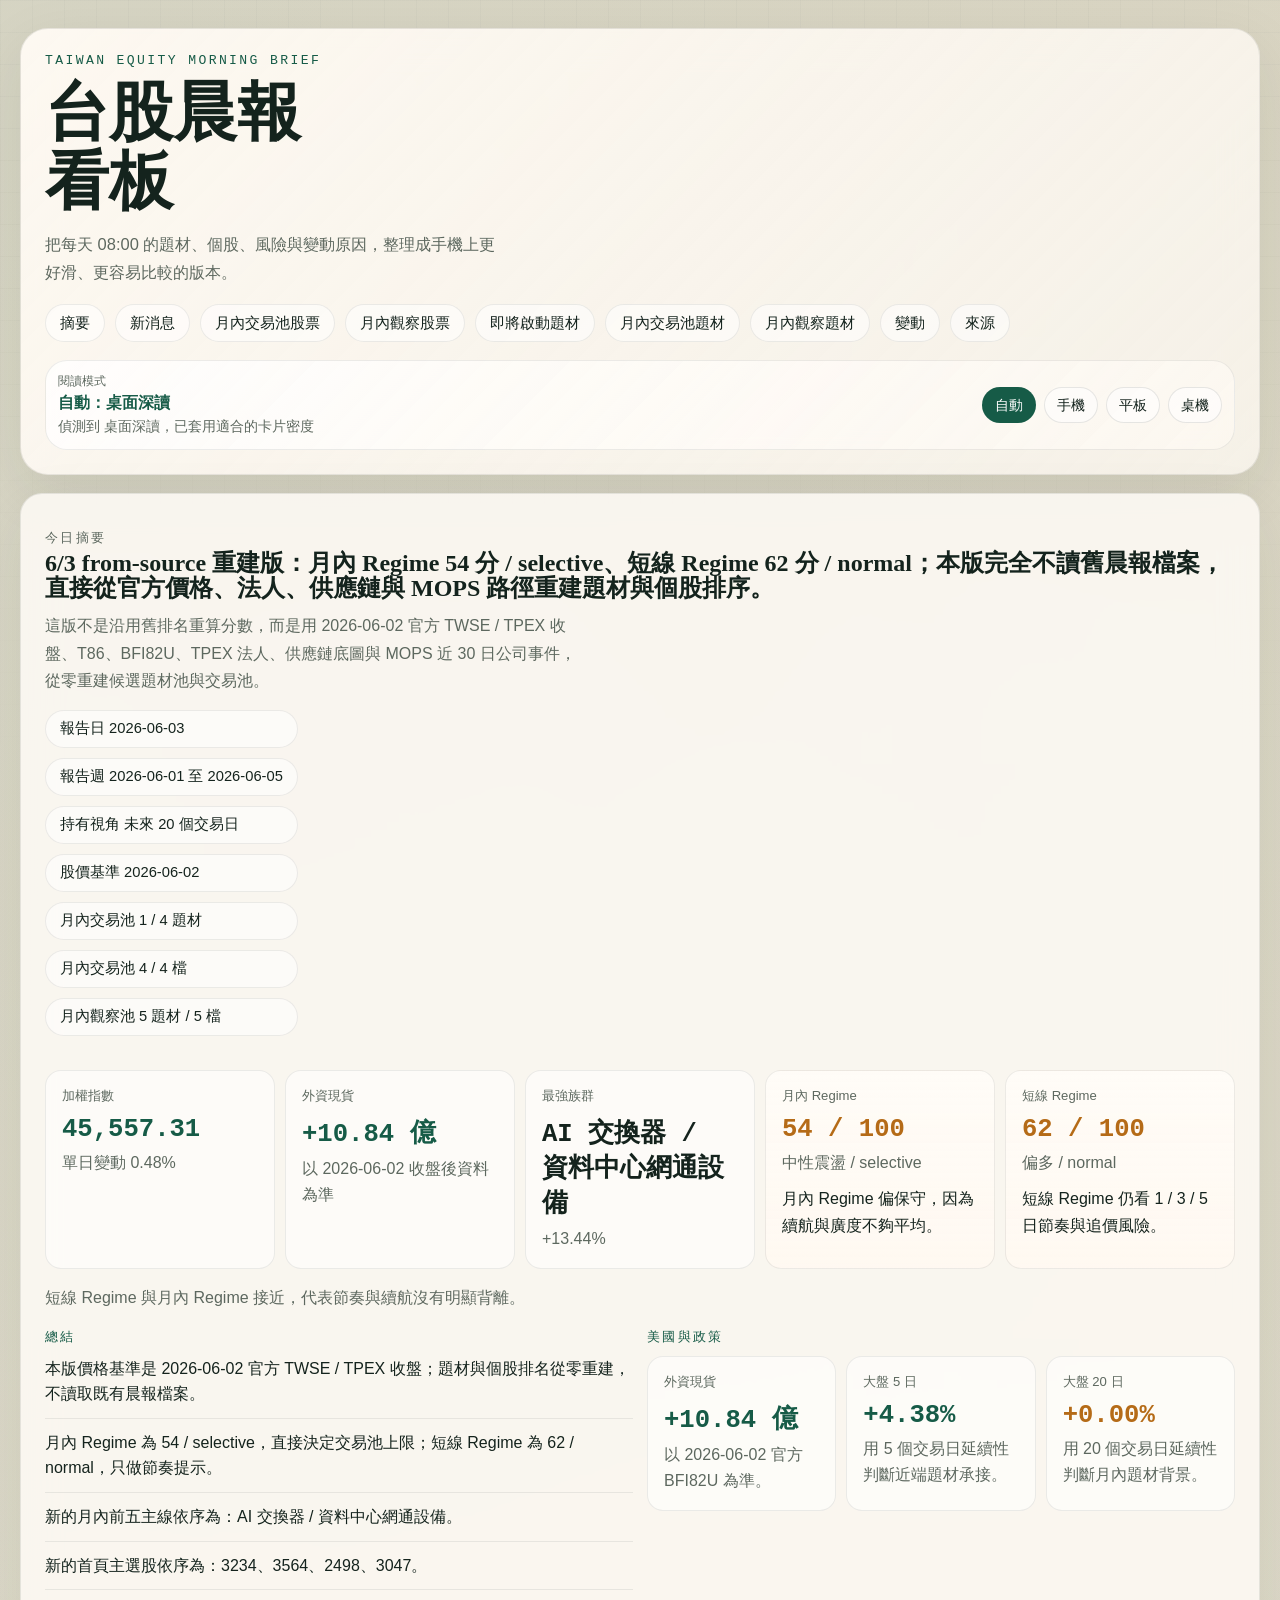
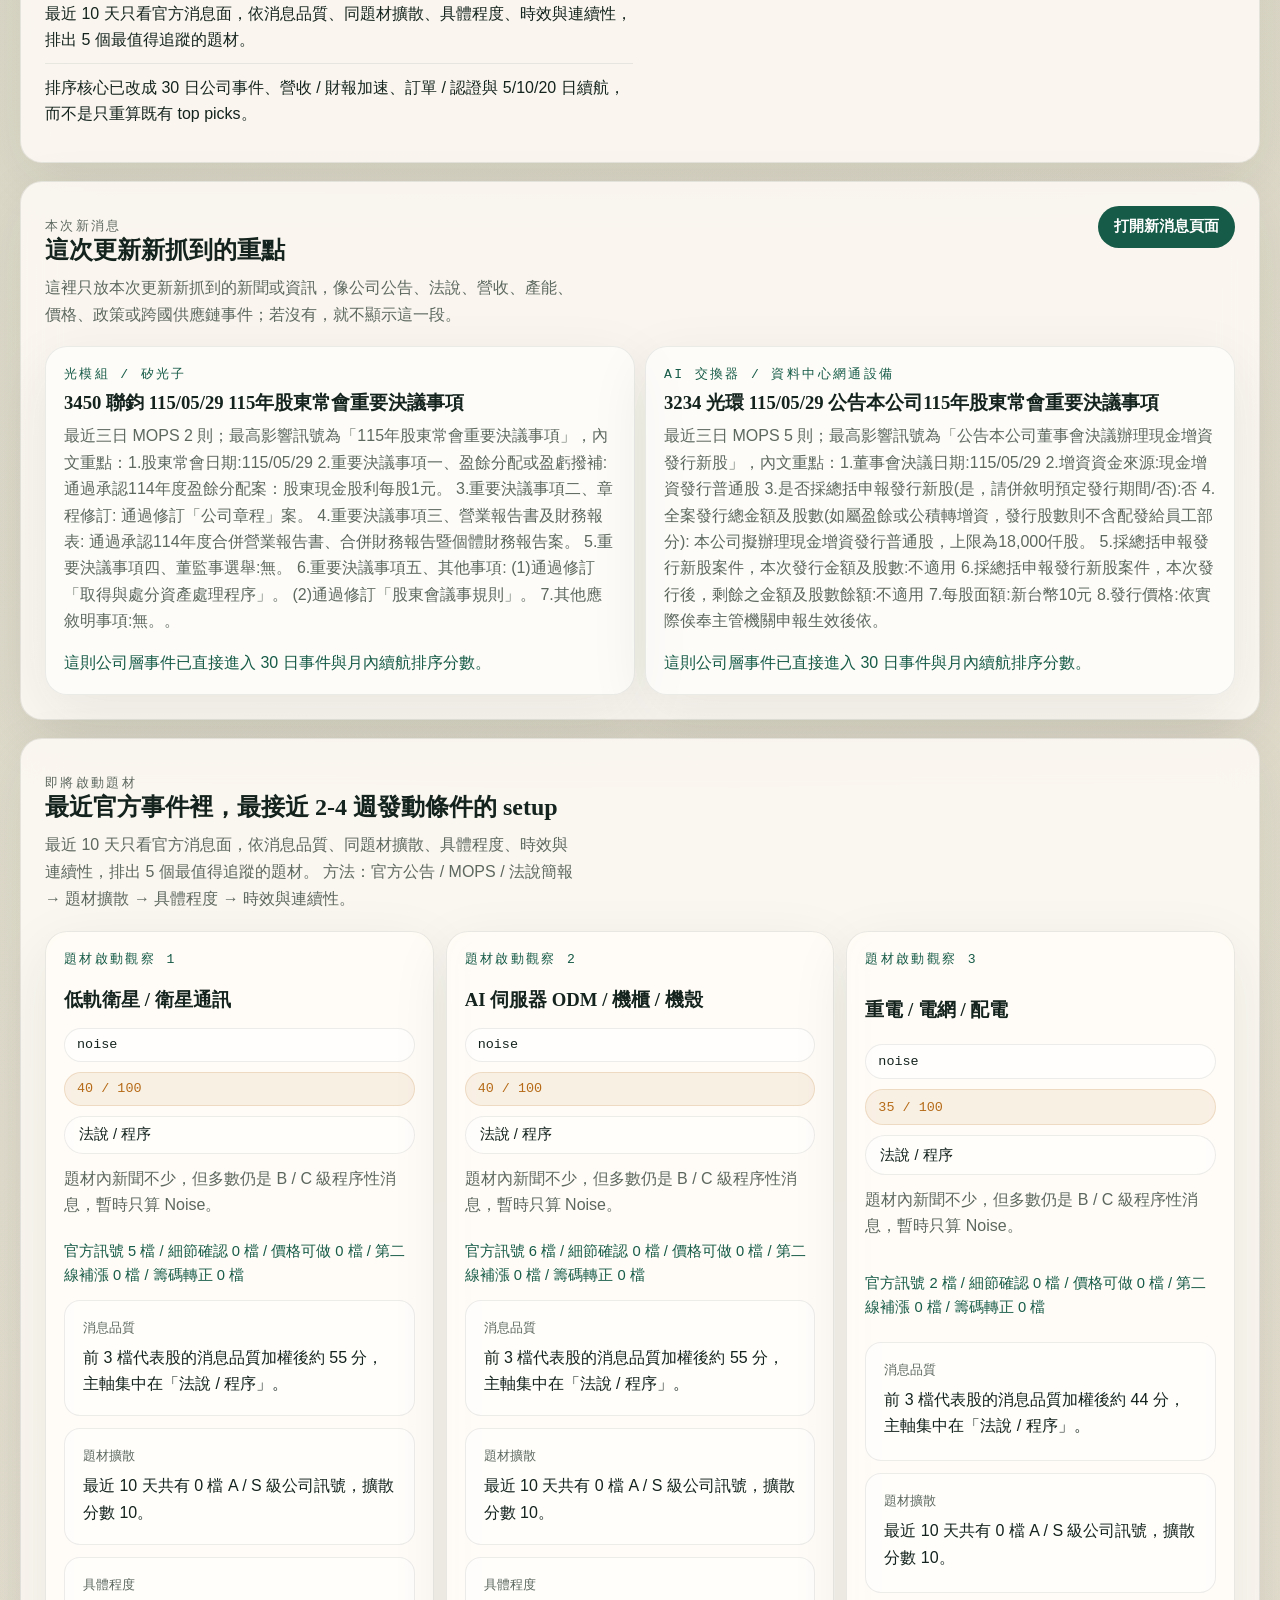
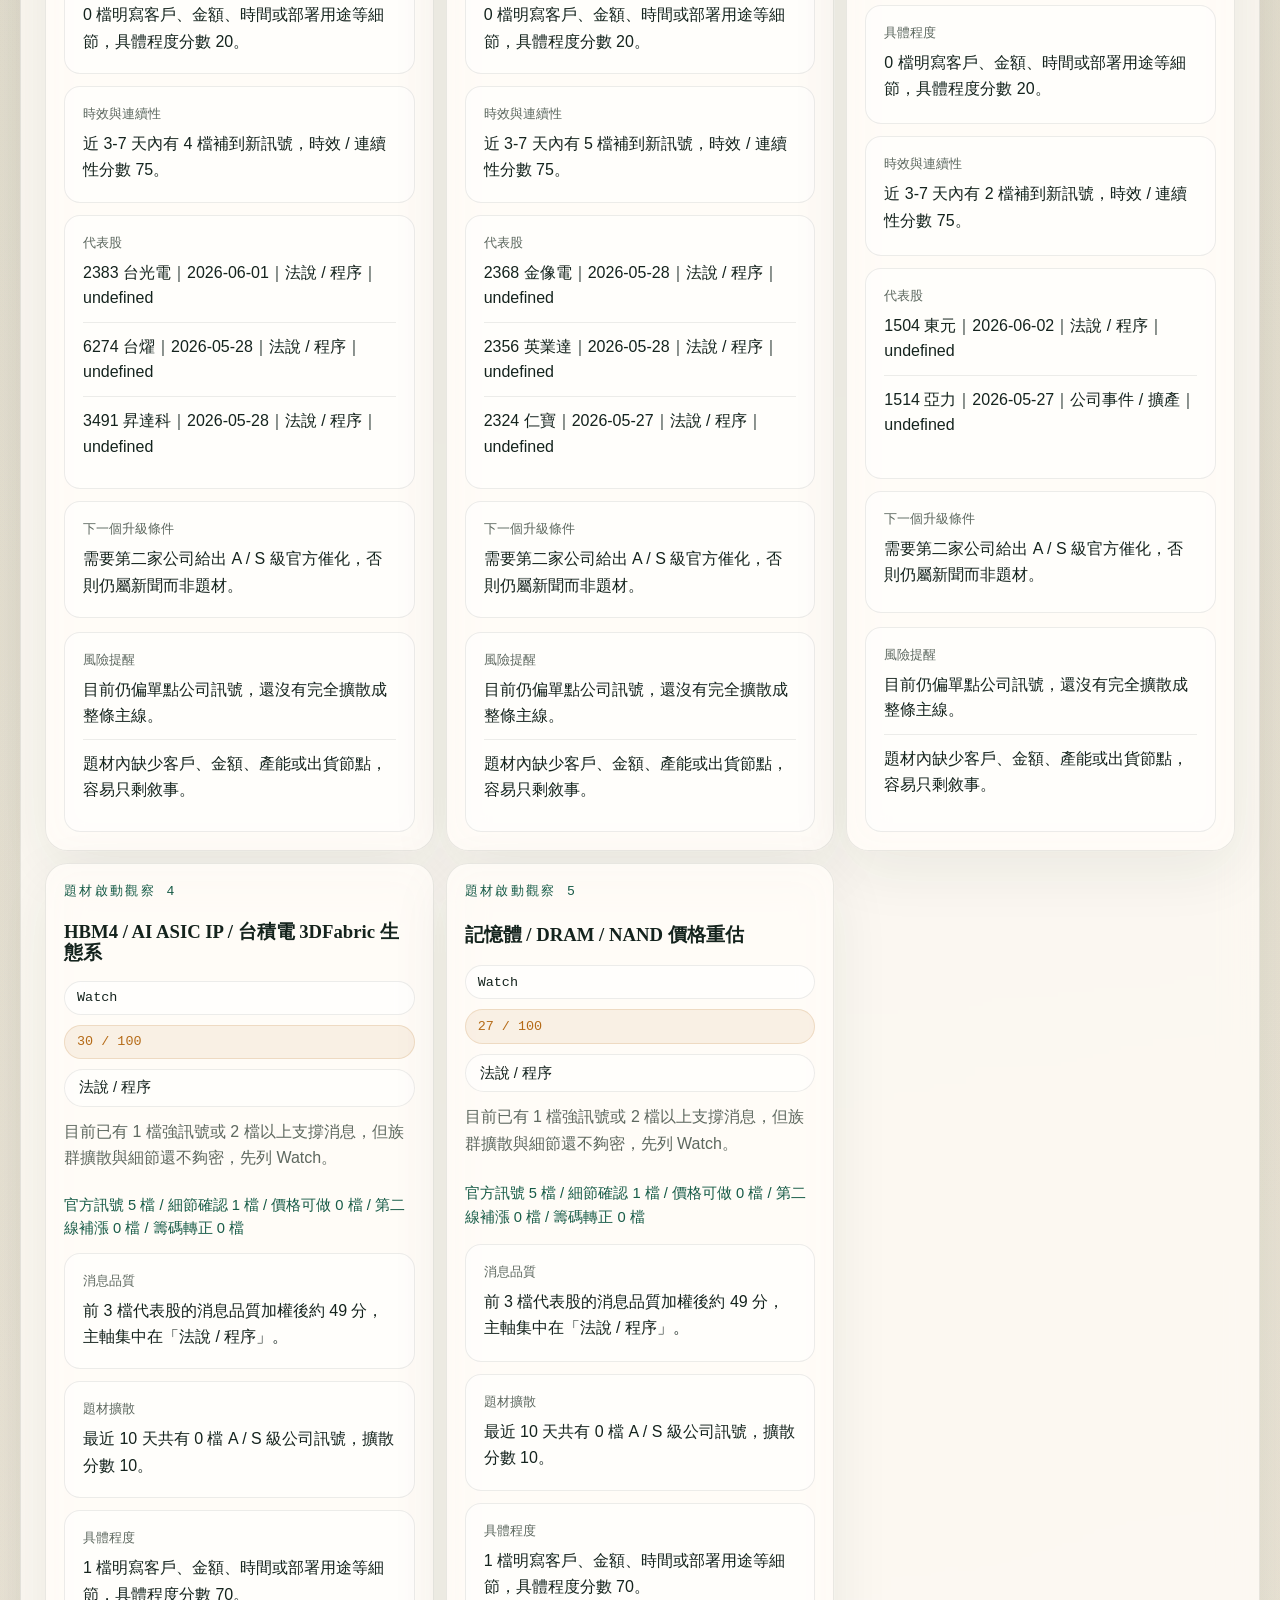
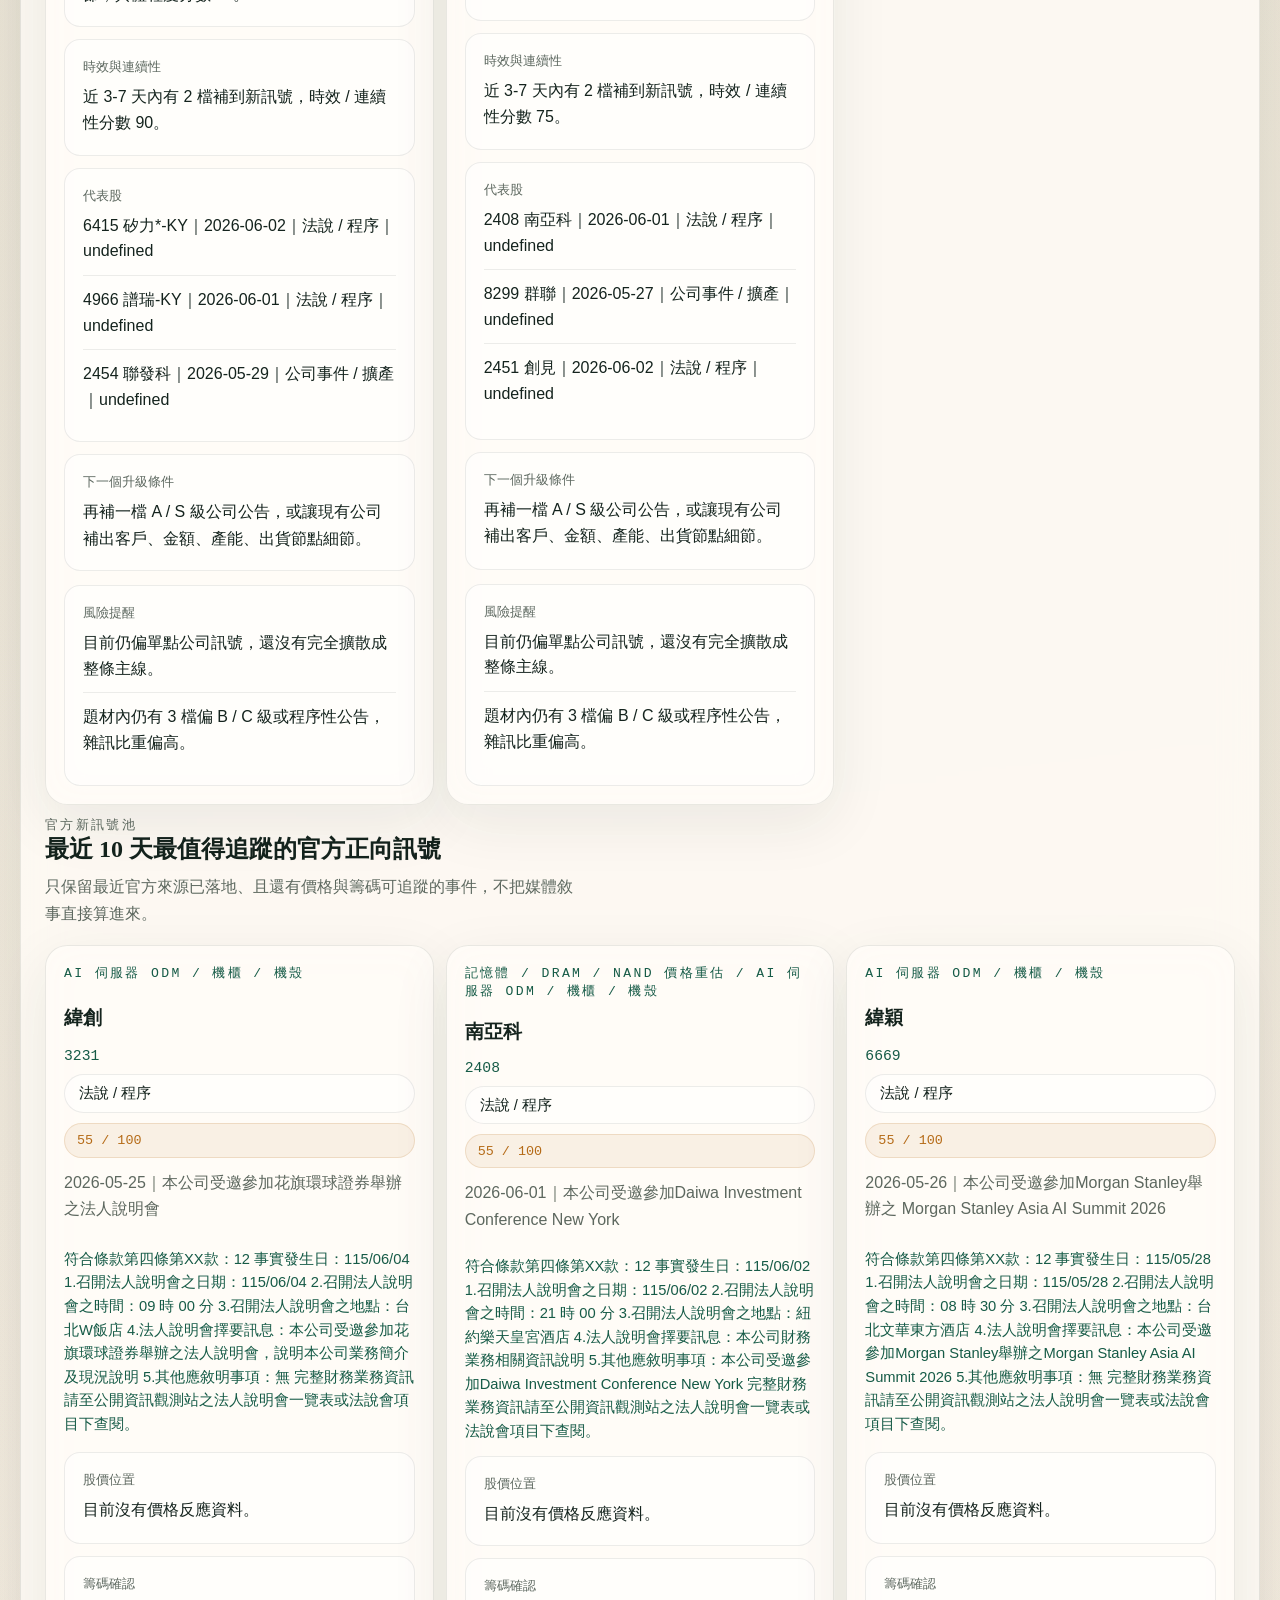
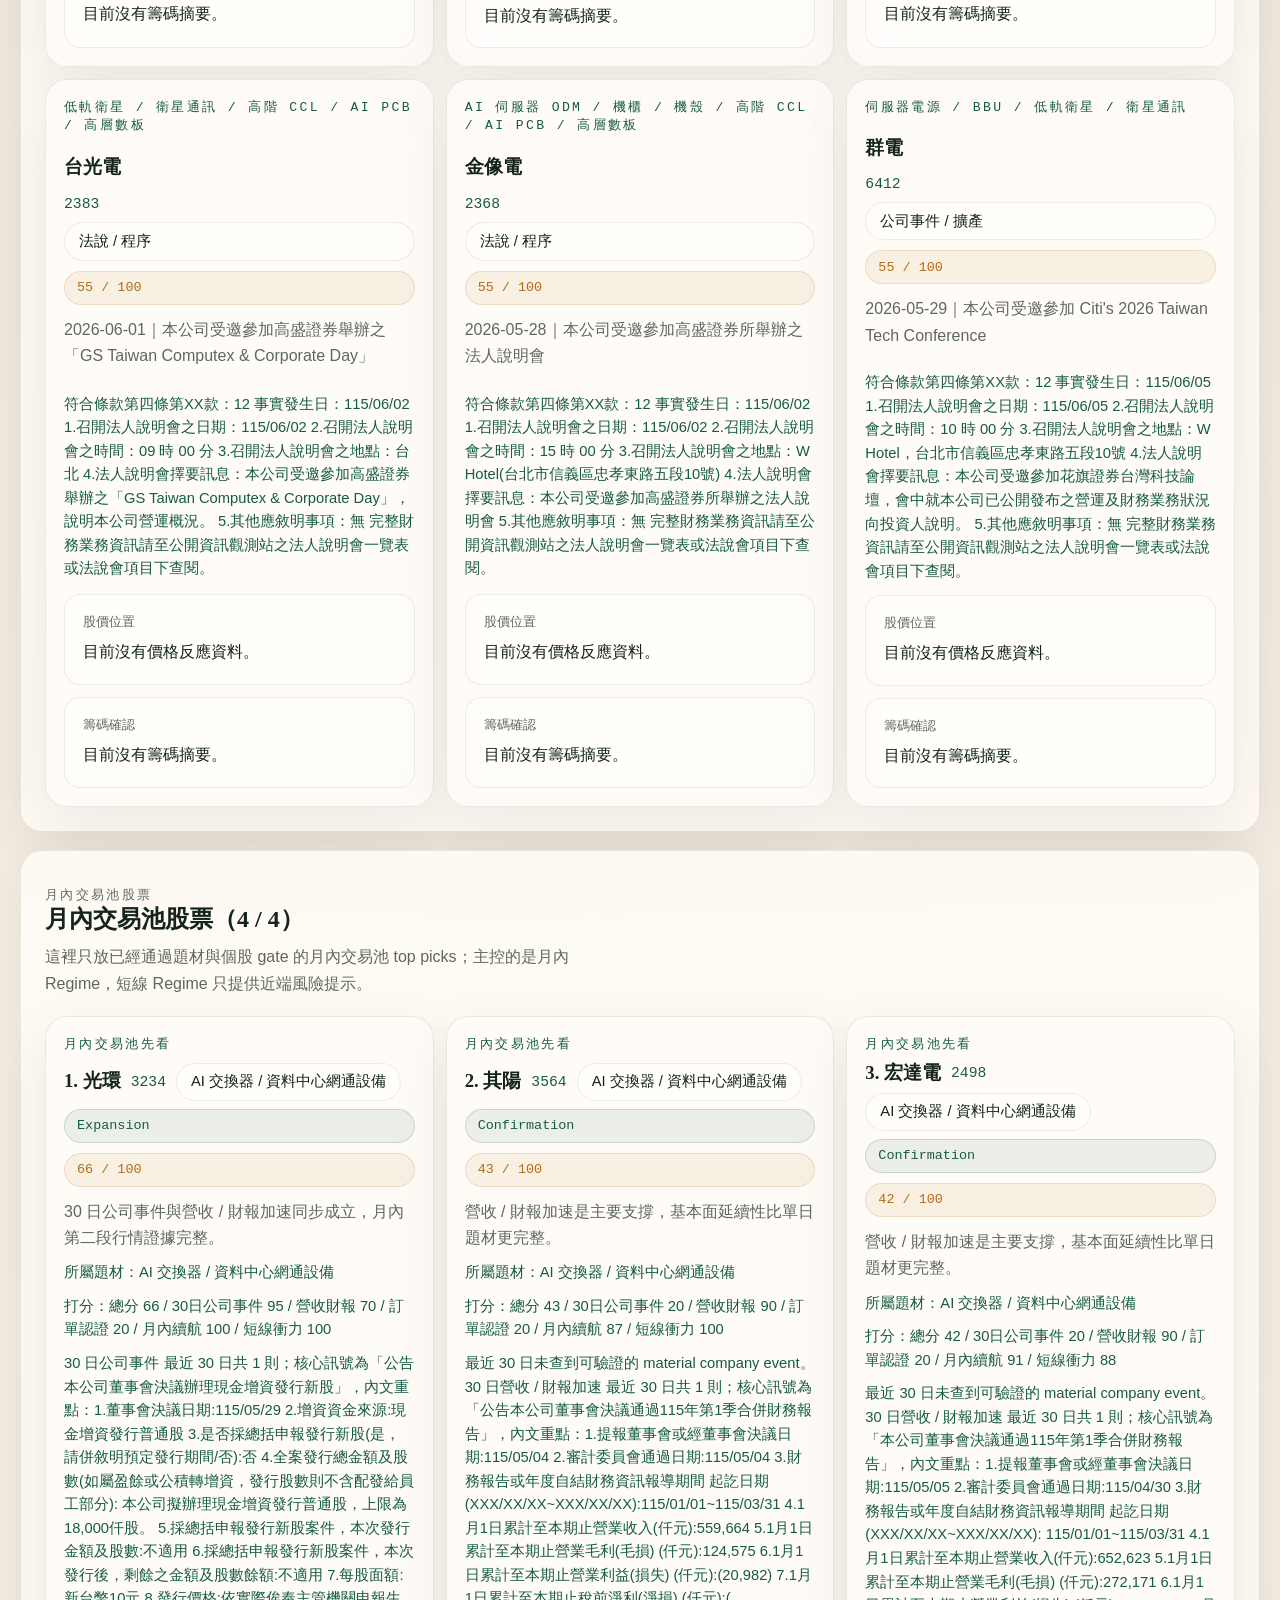
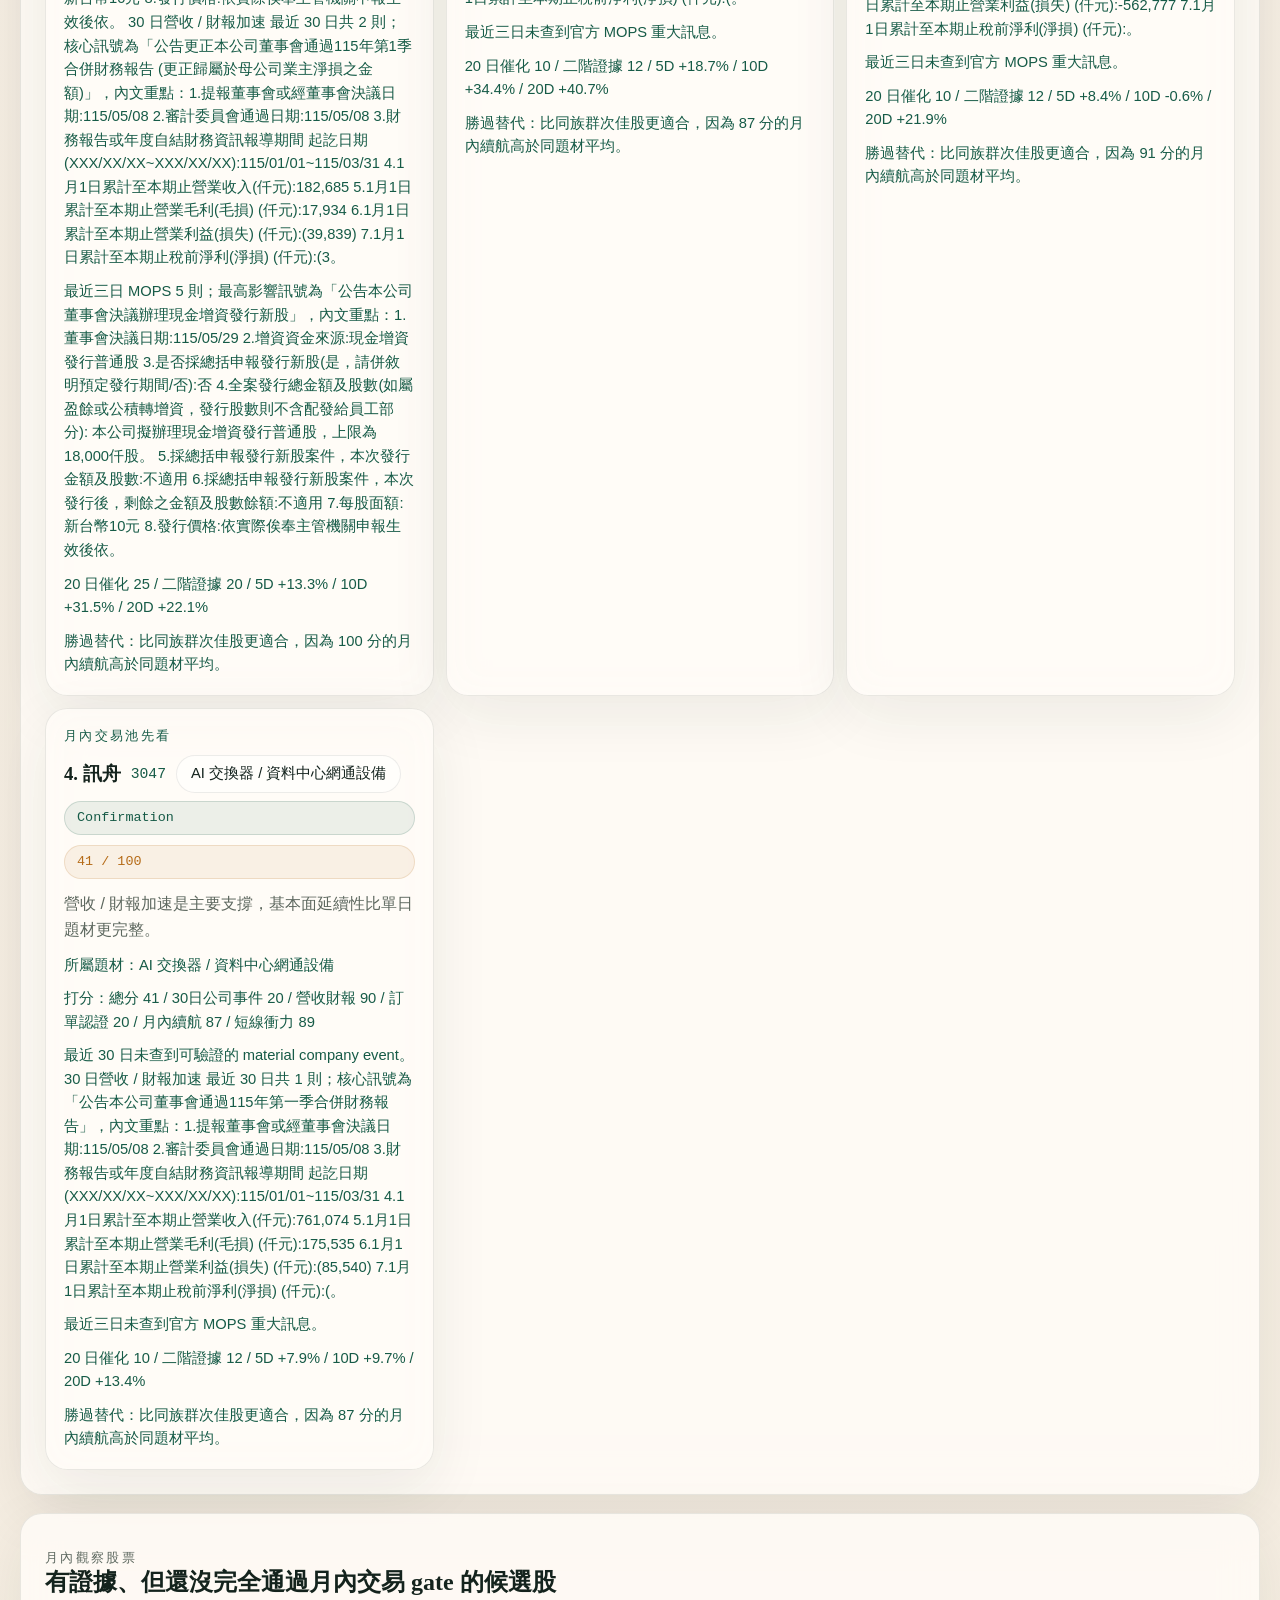
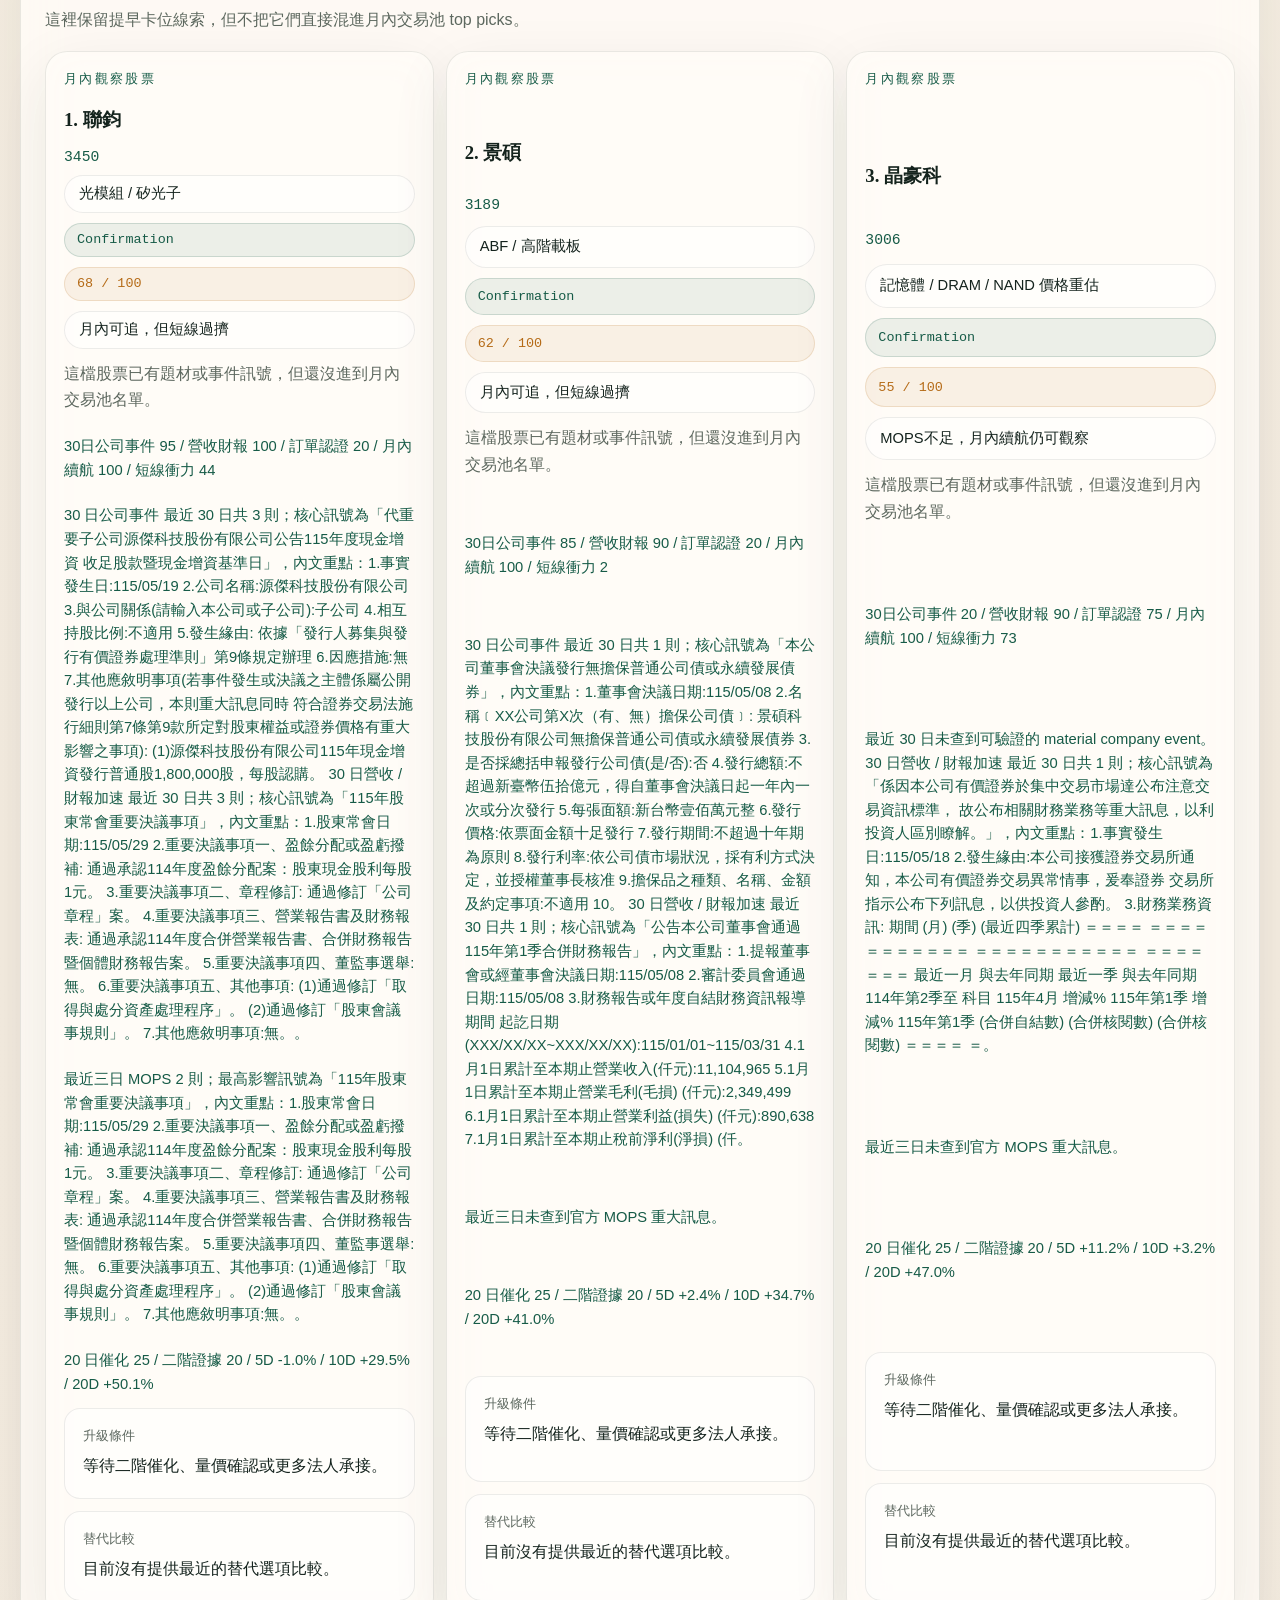
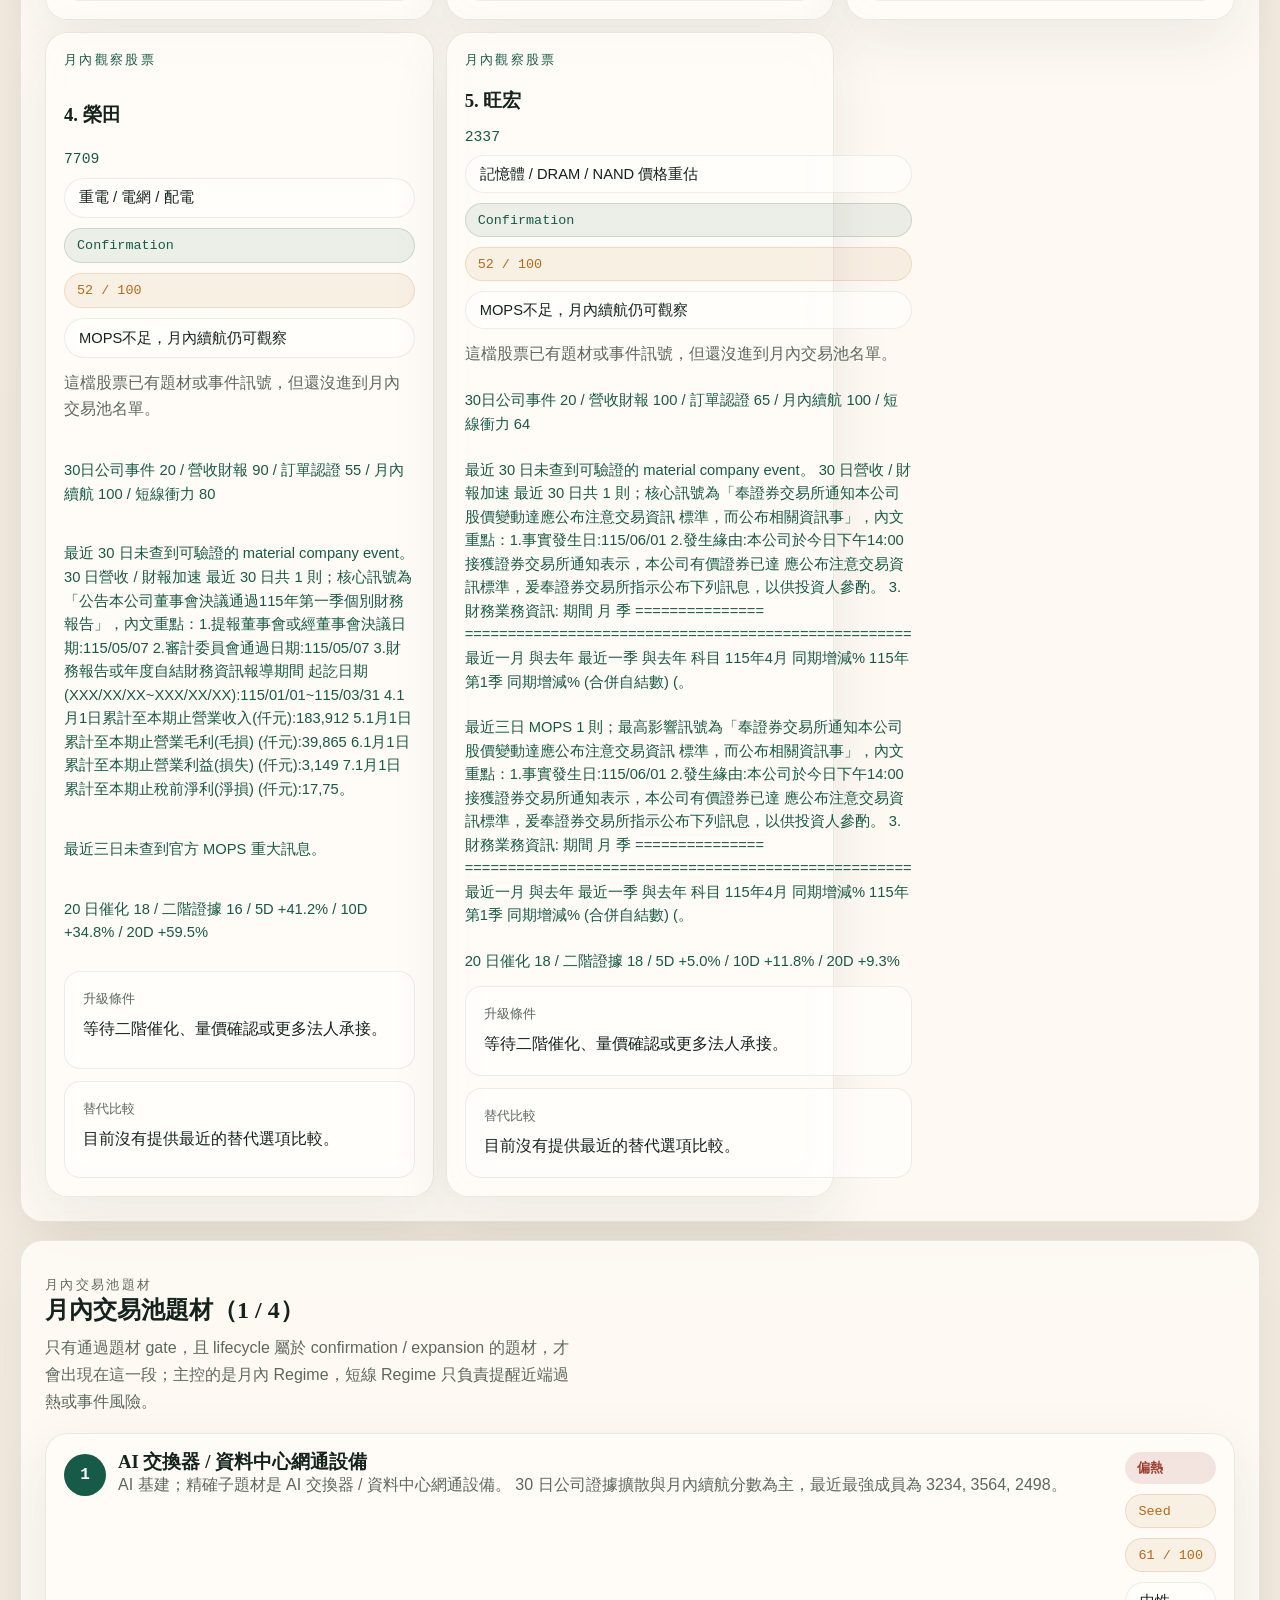
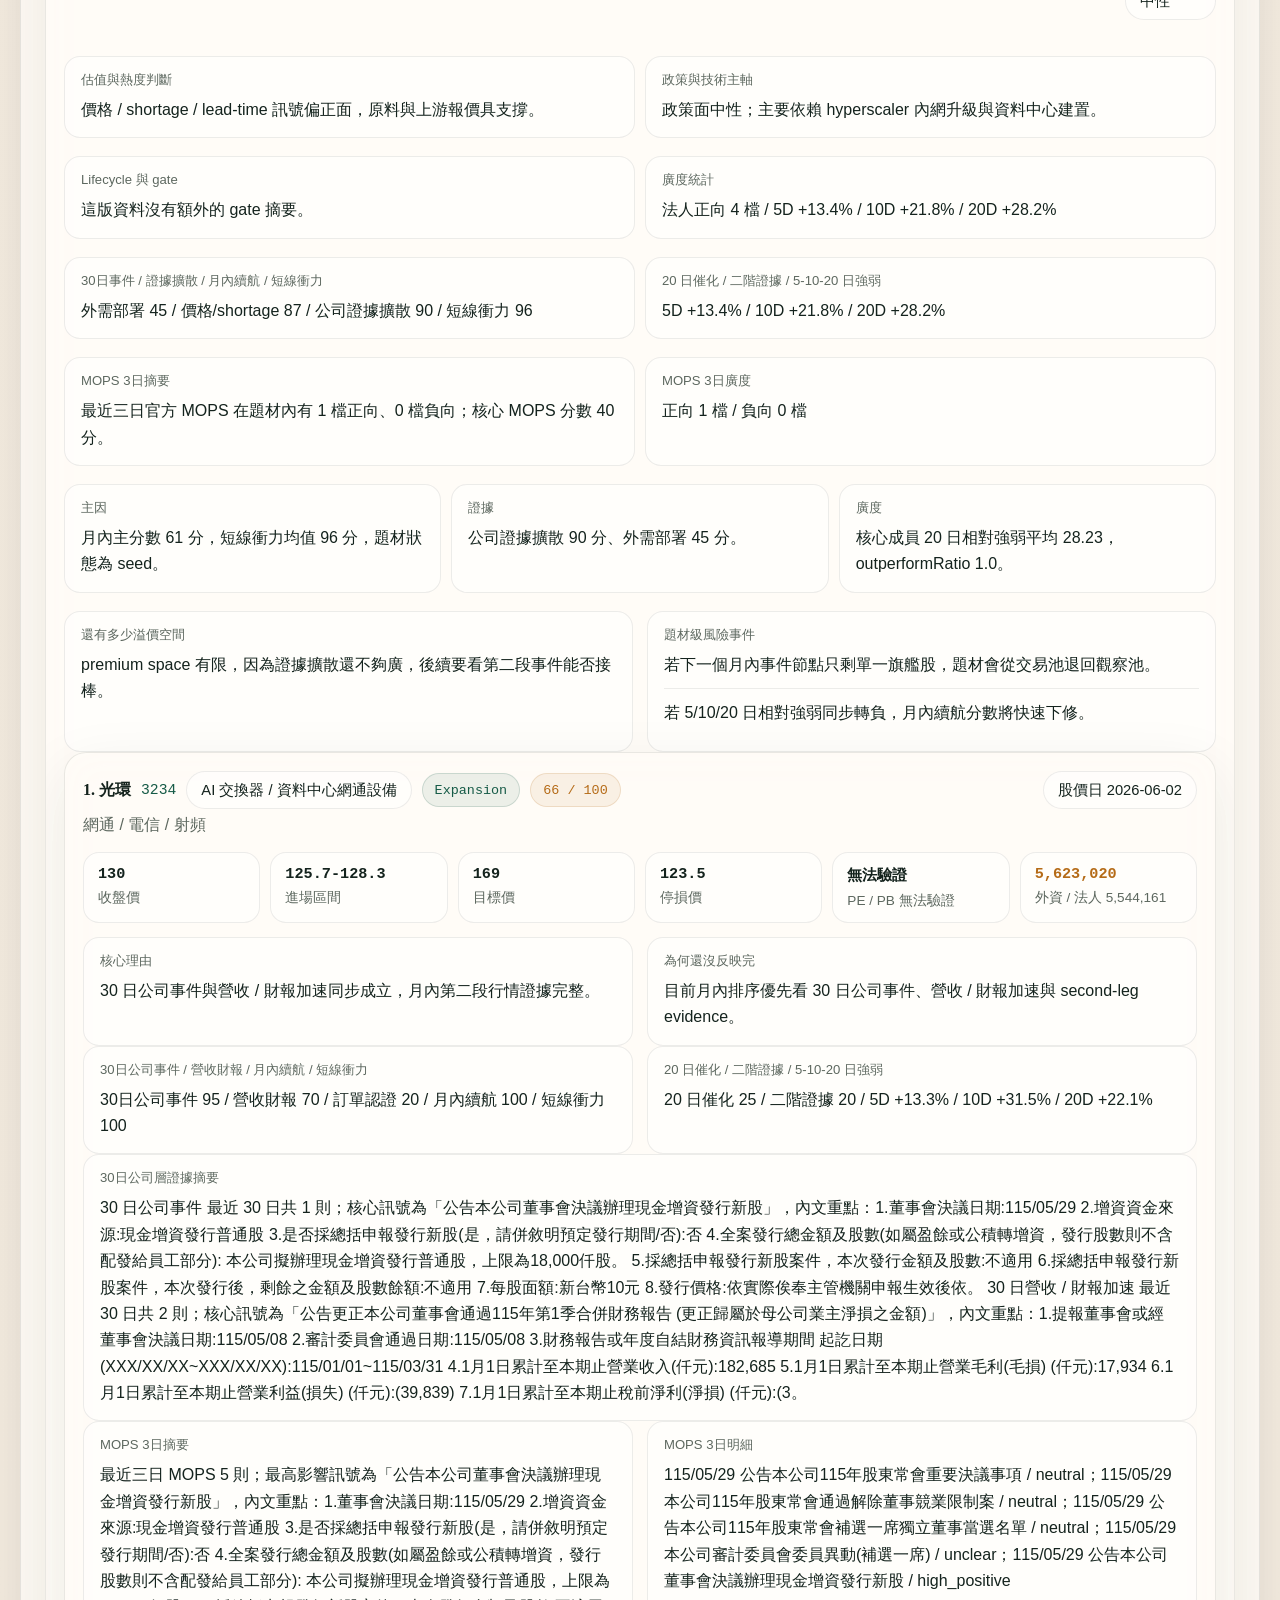
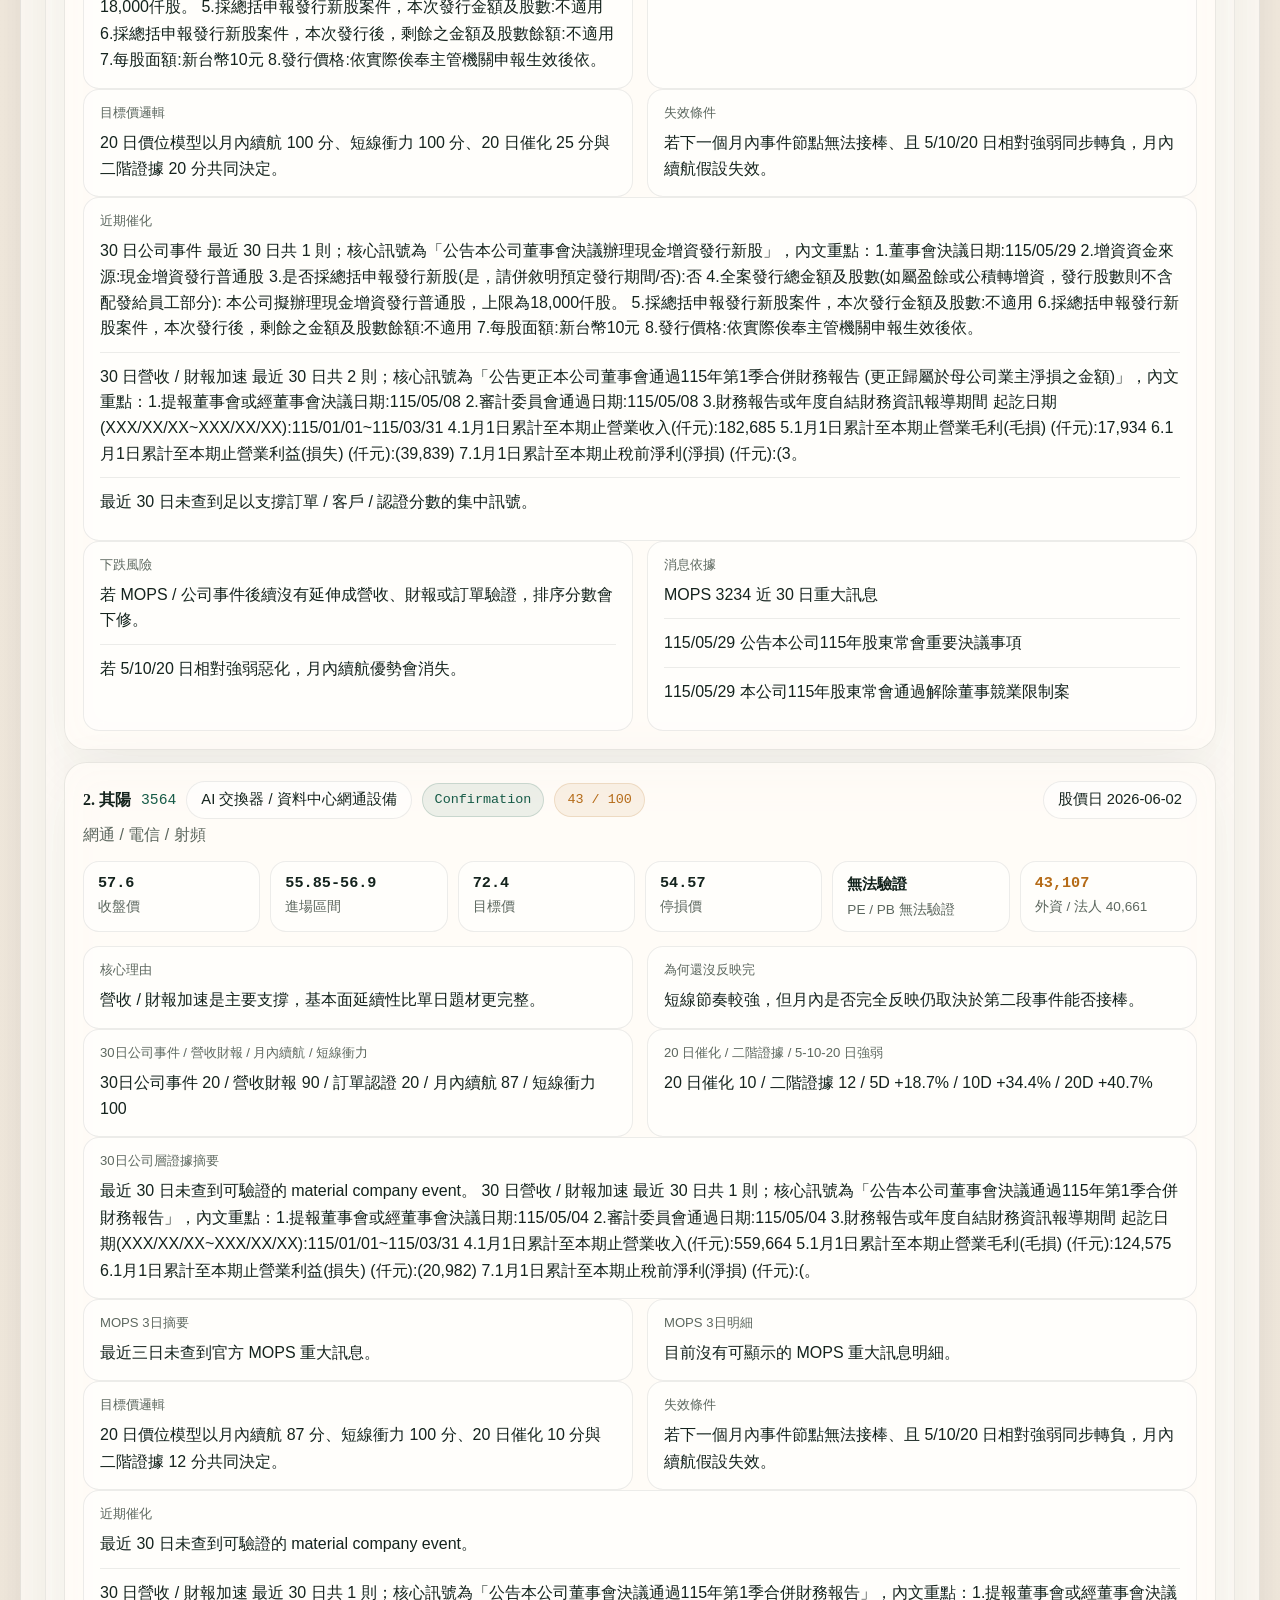
<file: index.html>
<!DOCTYPE html>
<html lang="zh-Hant">
  <head>
    <meta charset="UTF-8" />
    <meta http-equiv="refresh" content="0; url=./site/" />
    <meta name="viewport" content="width=device-width, initial-scale=1.0" />
    <title>台股晨報看板</title>
  </head>
  <body>
    <p>
      Redirecting to
      <a href="./site/">台股晨報看板</a>
      ...
    </p>
  </body>
</html>
</file>
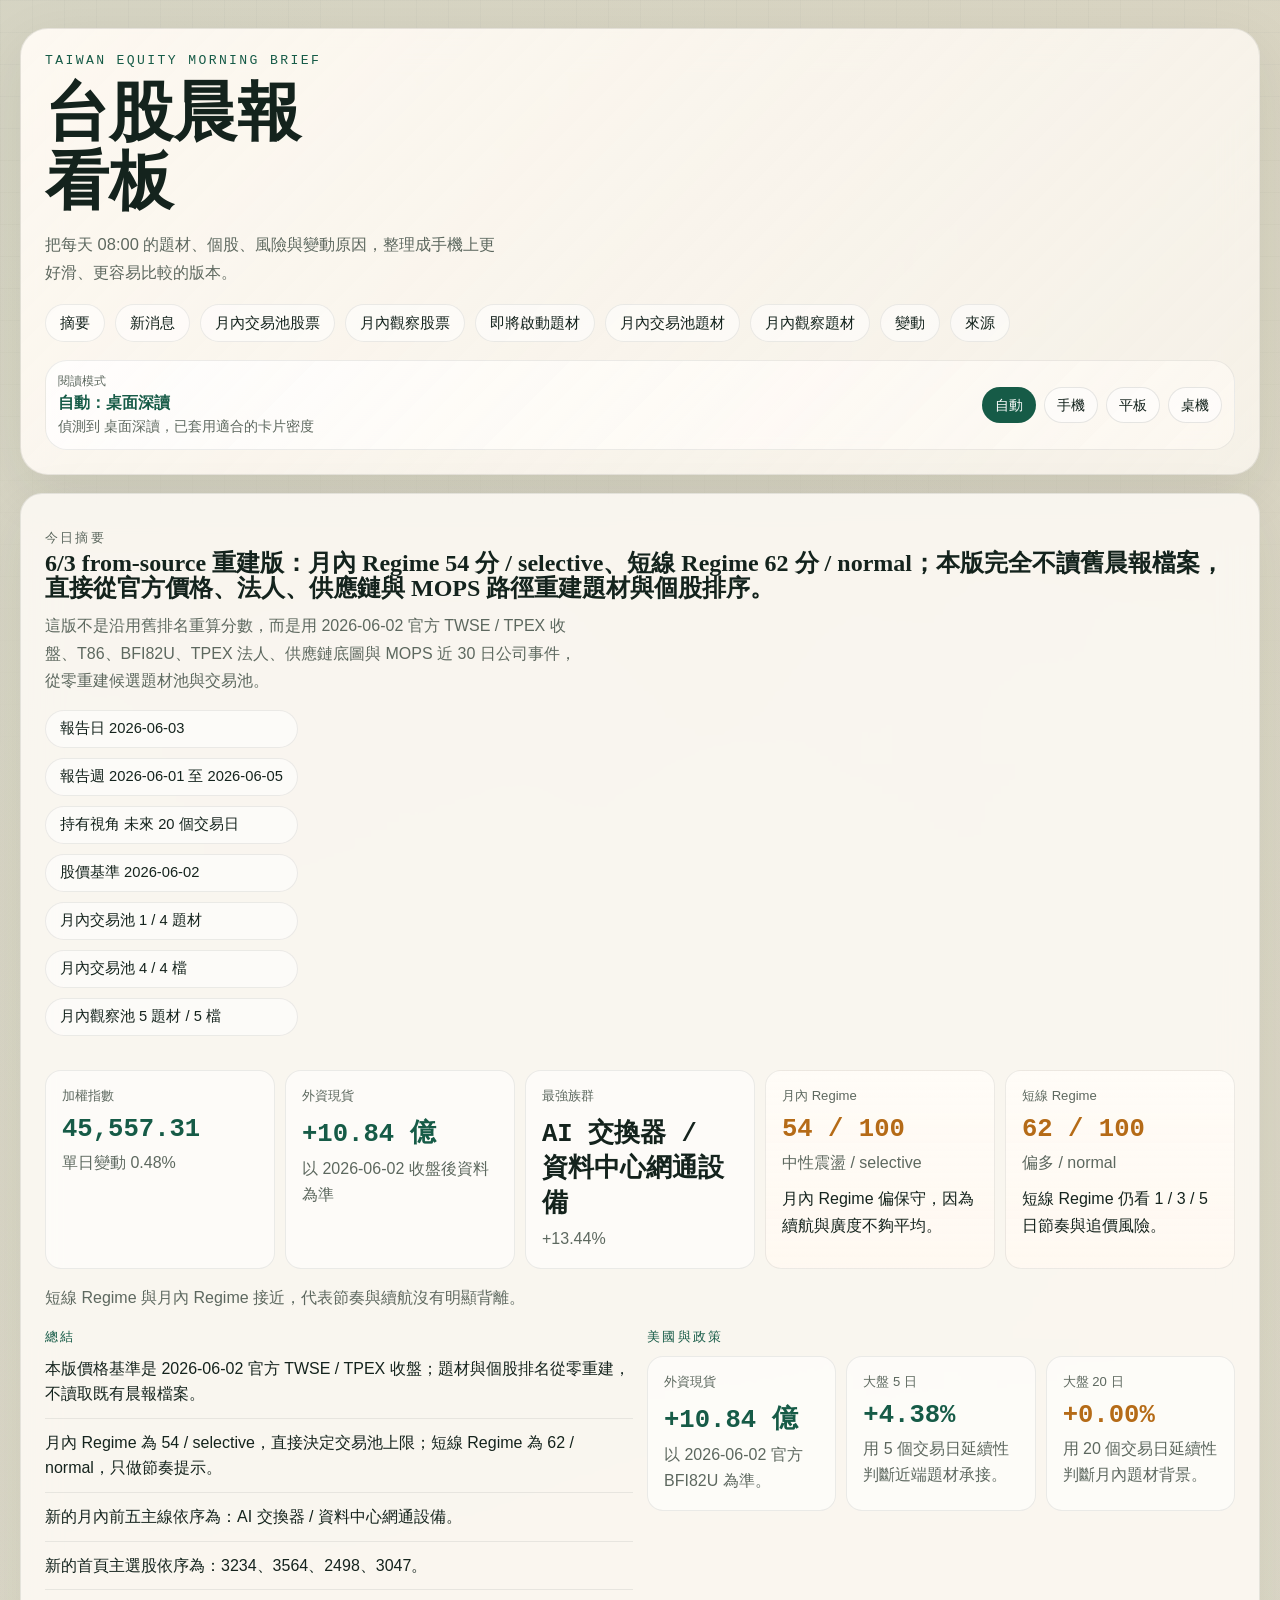
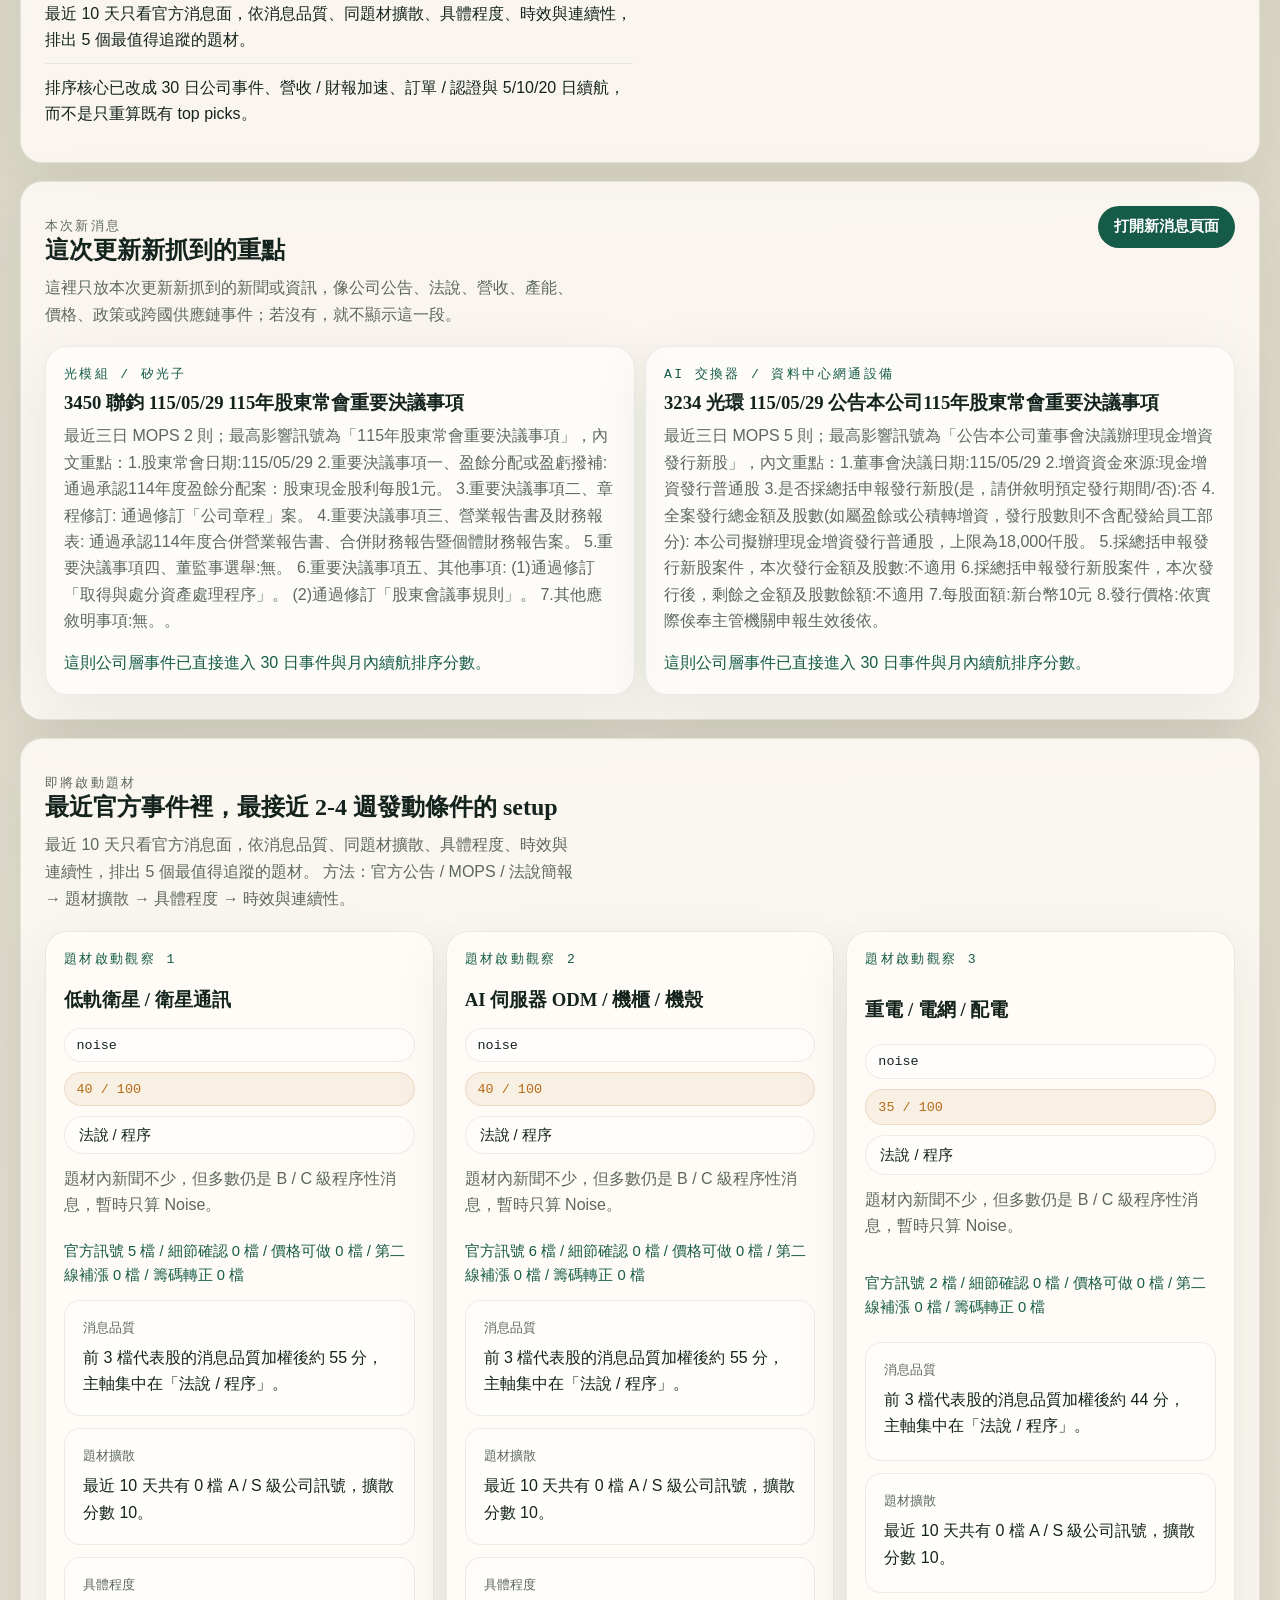
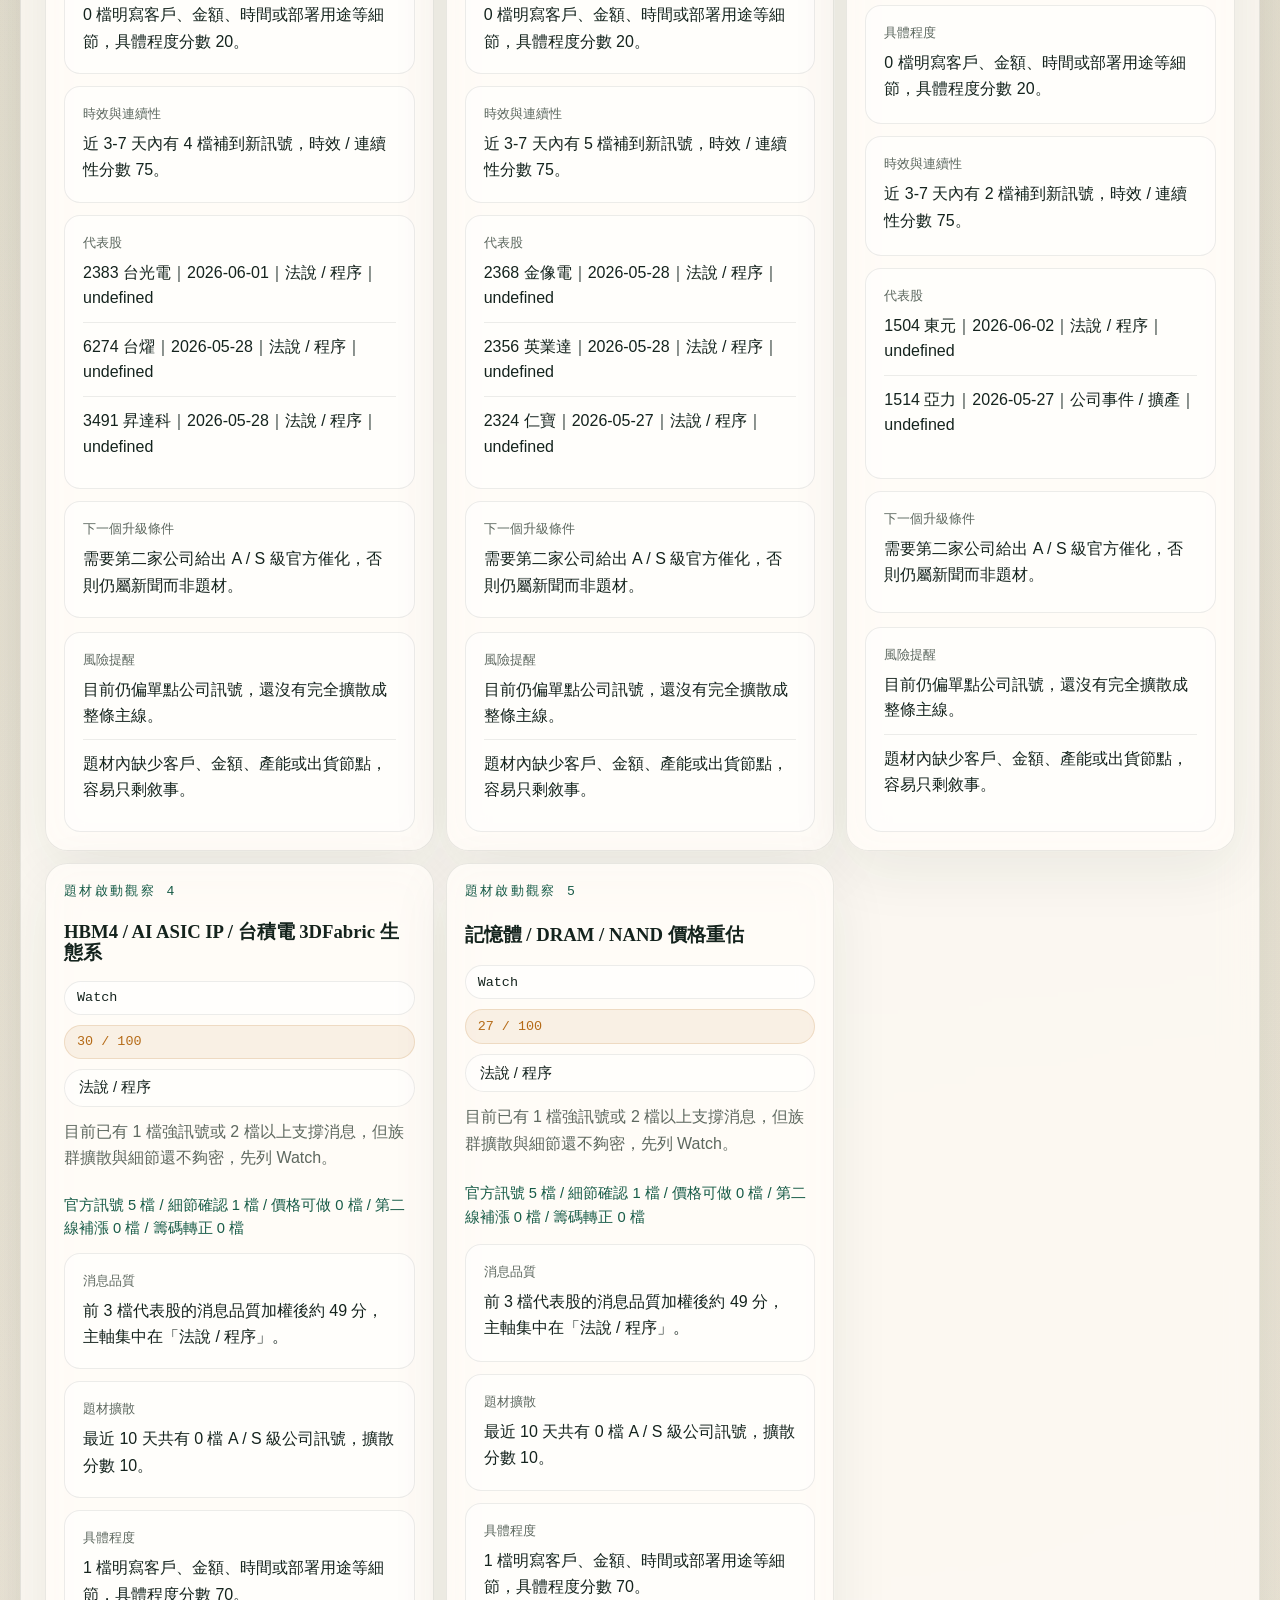
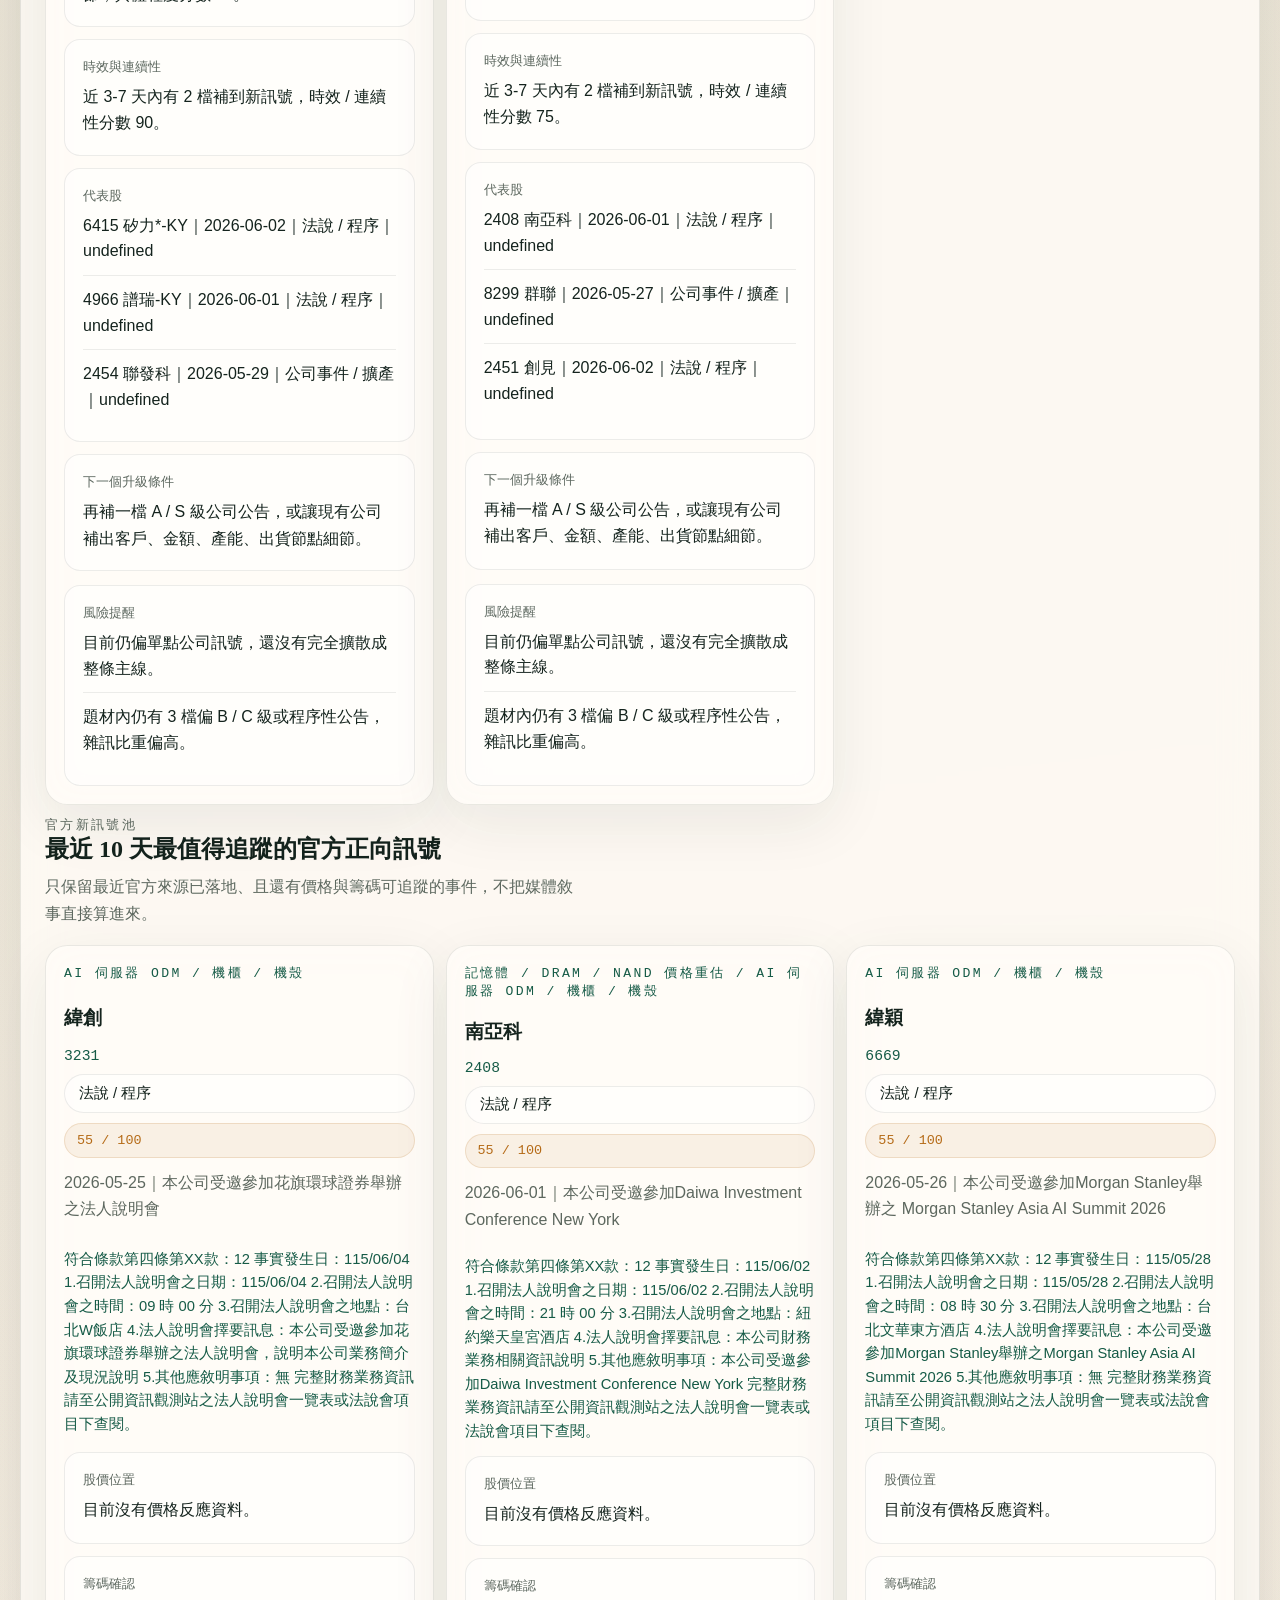
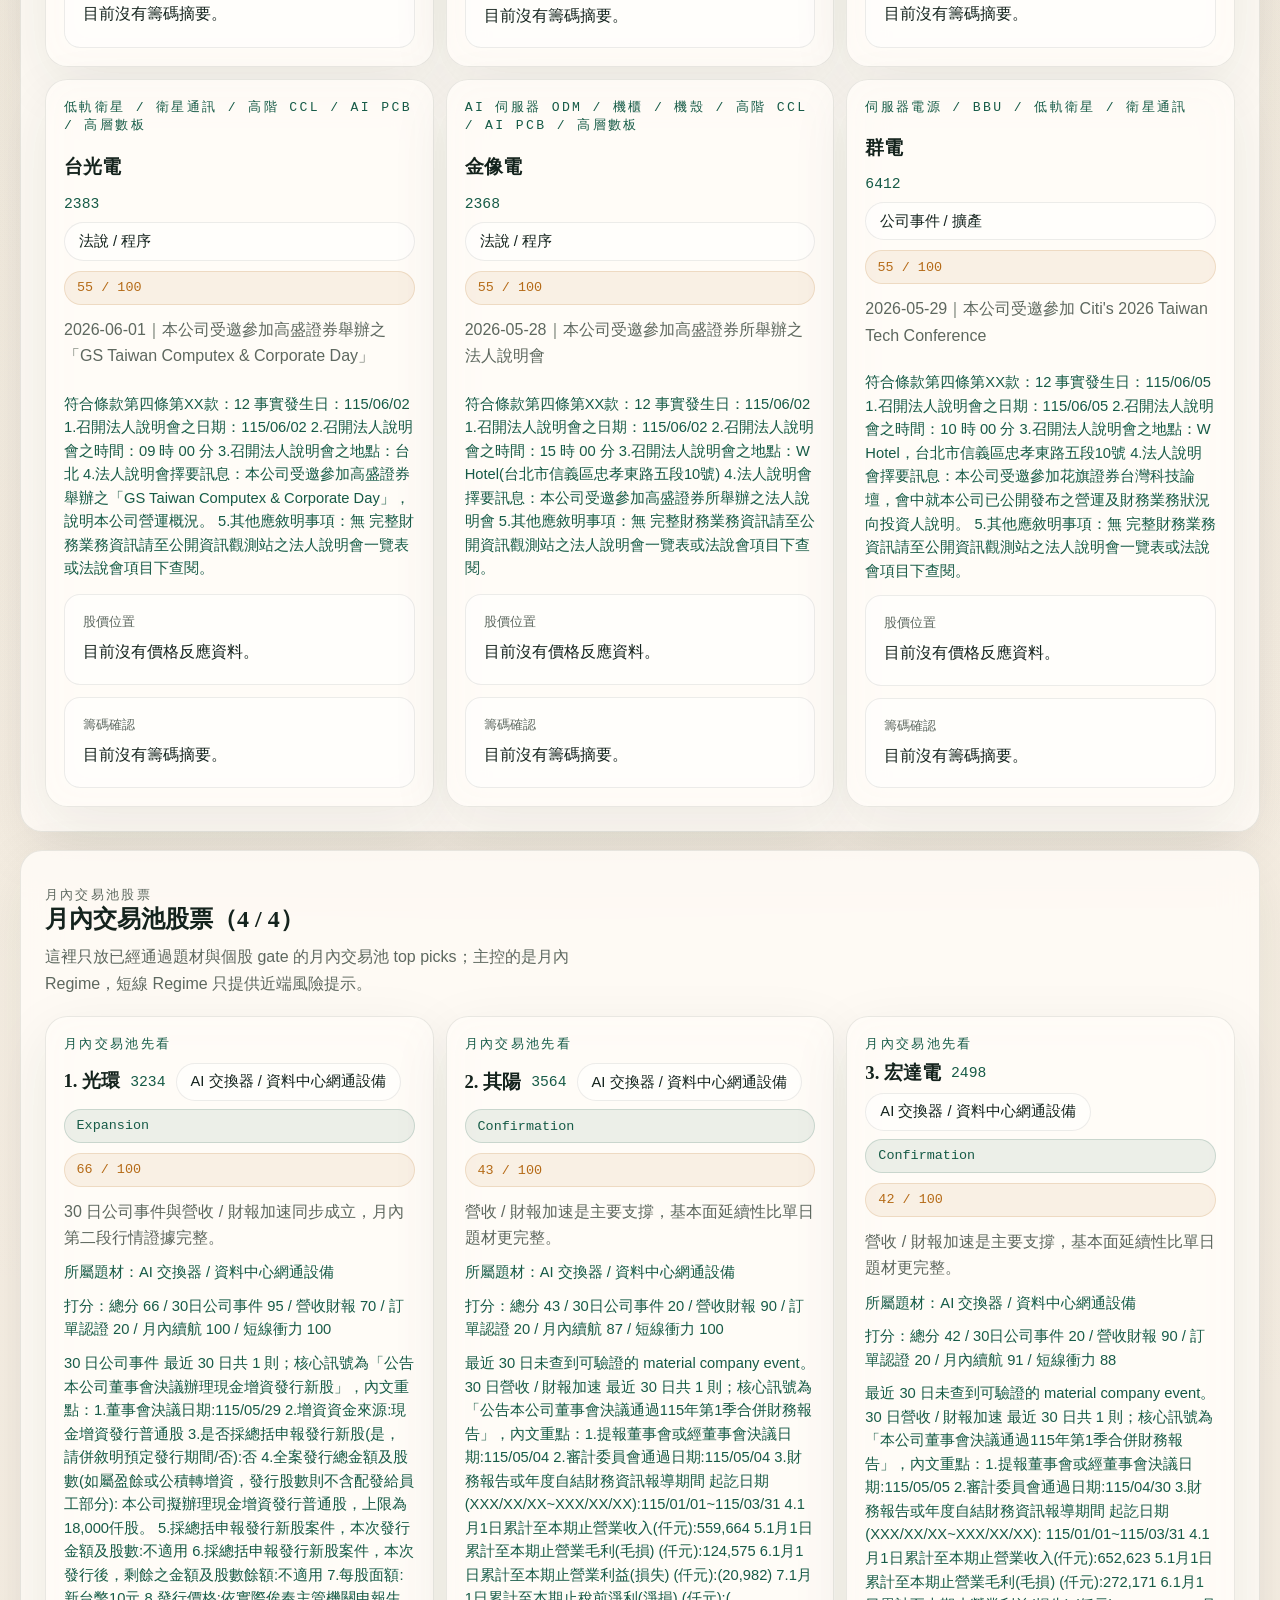
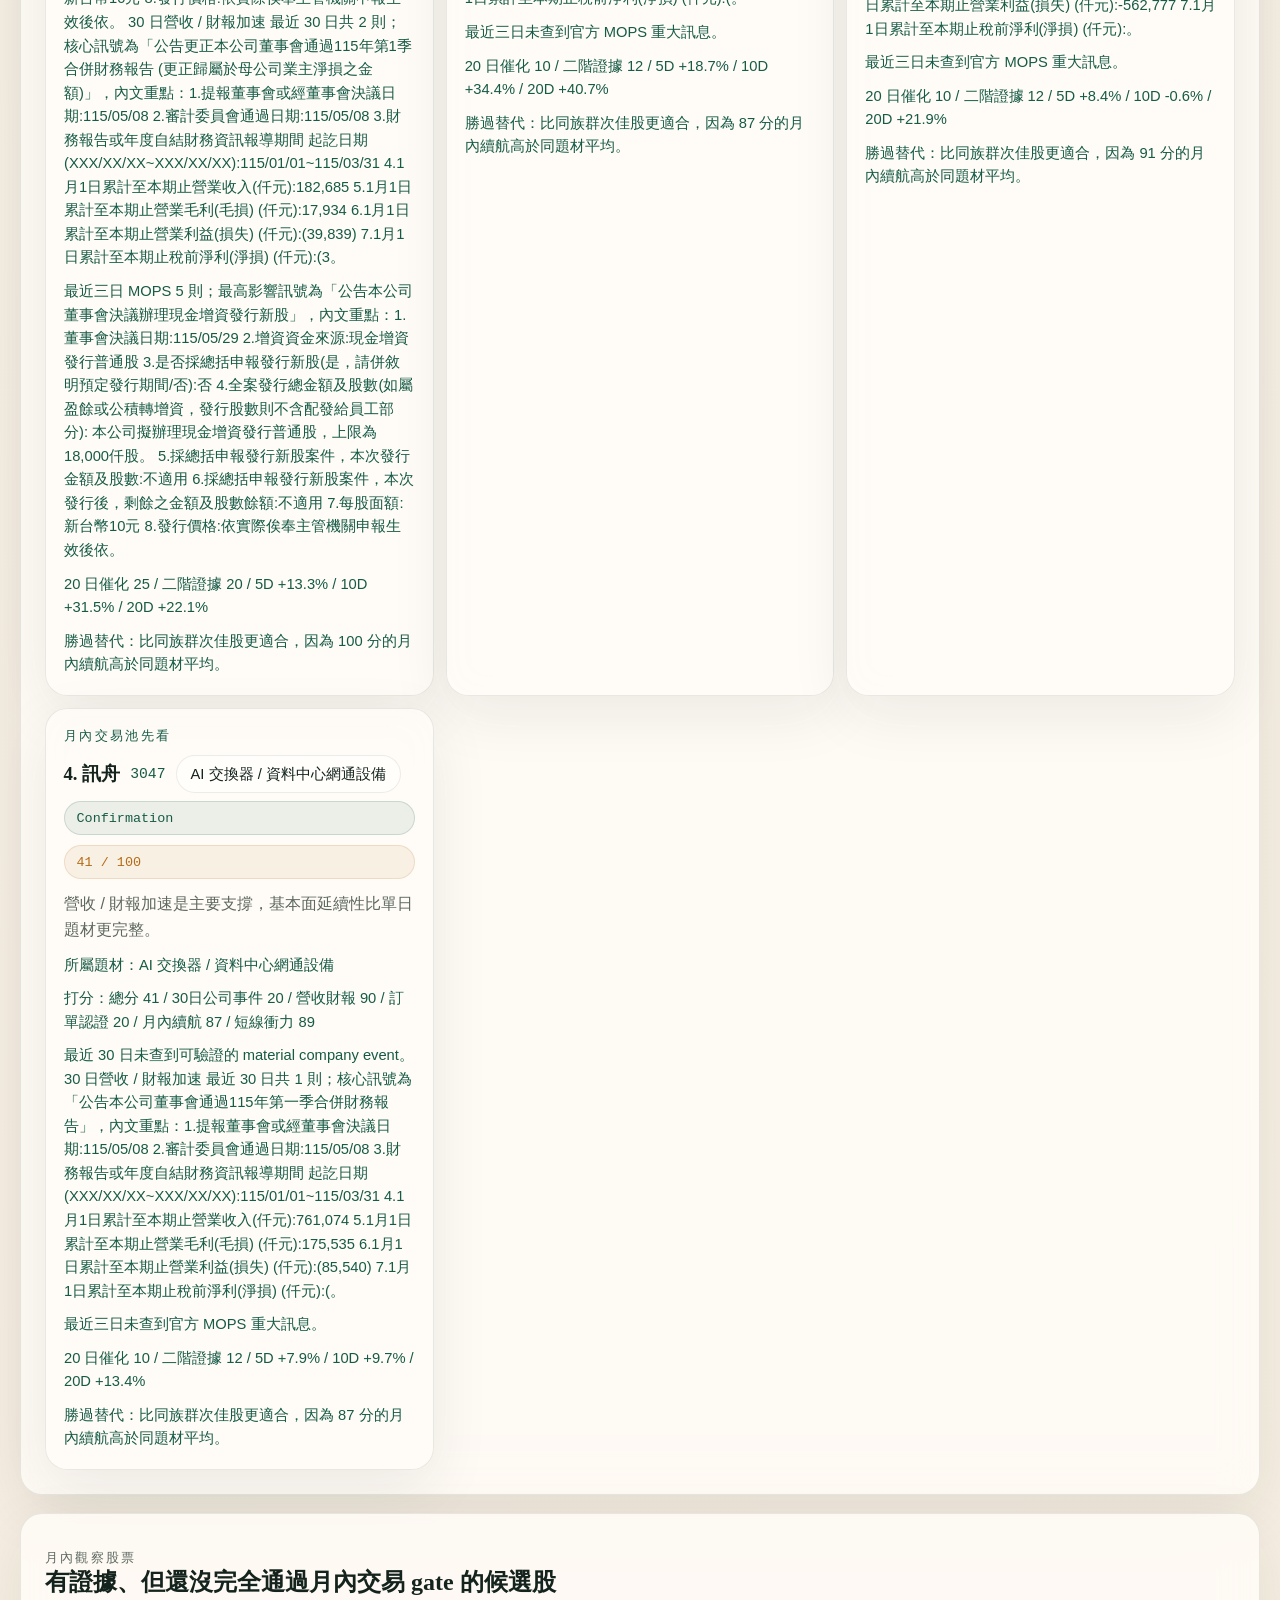
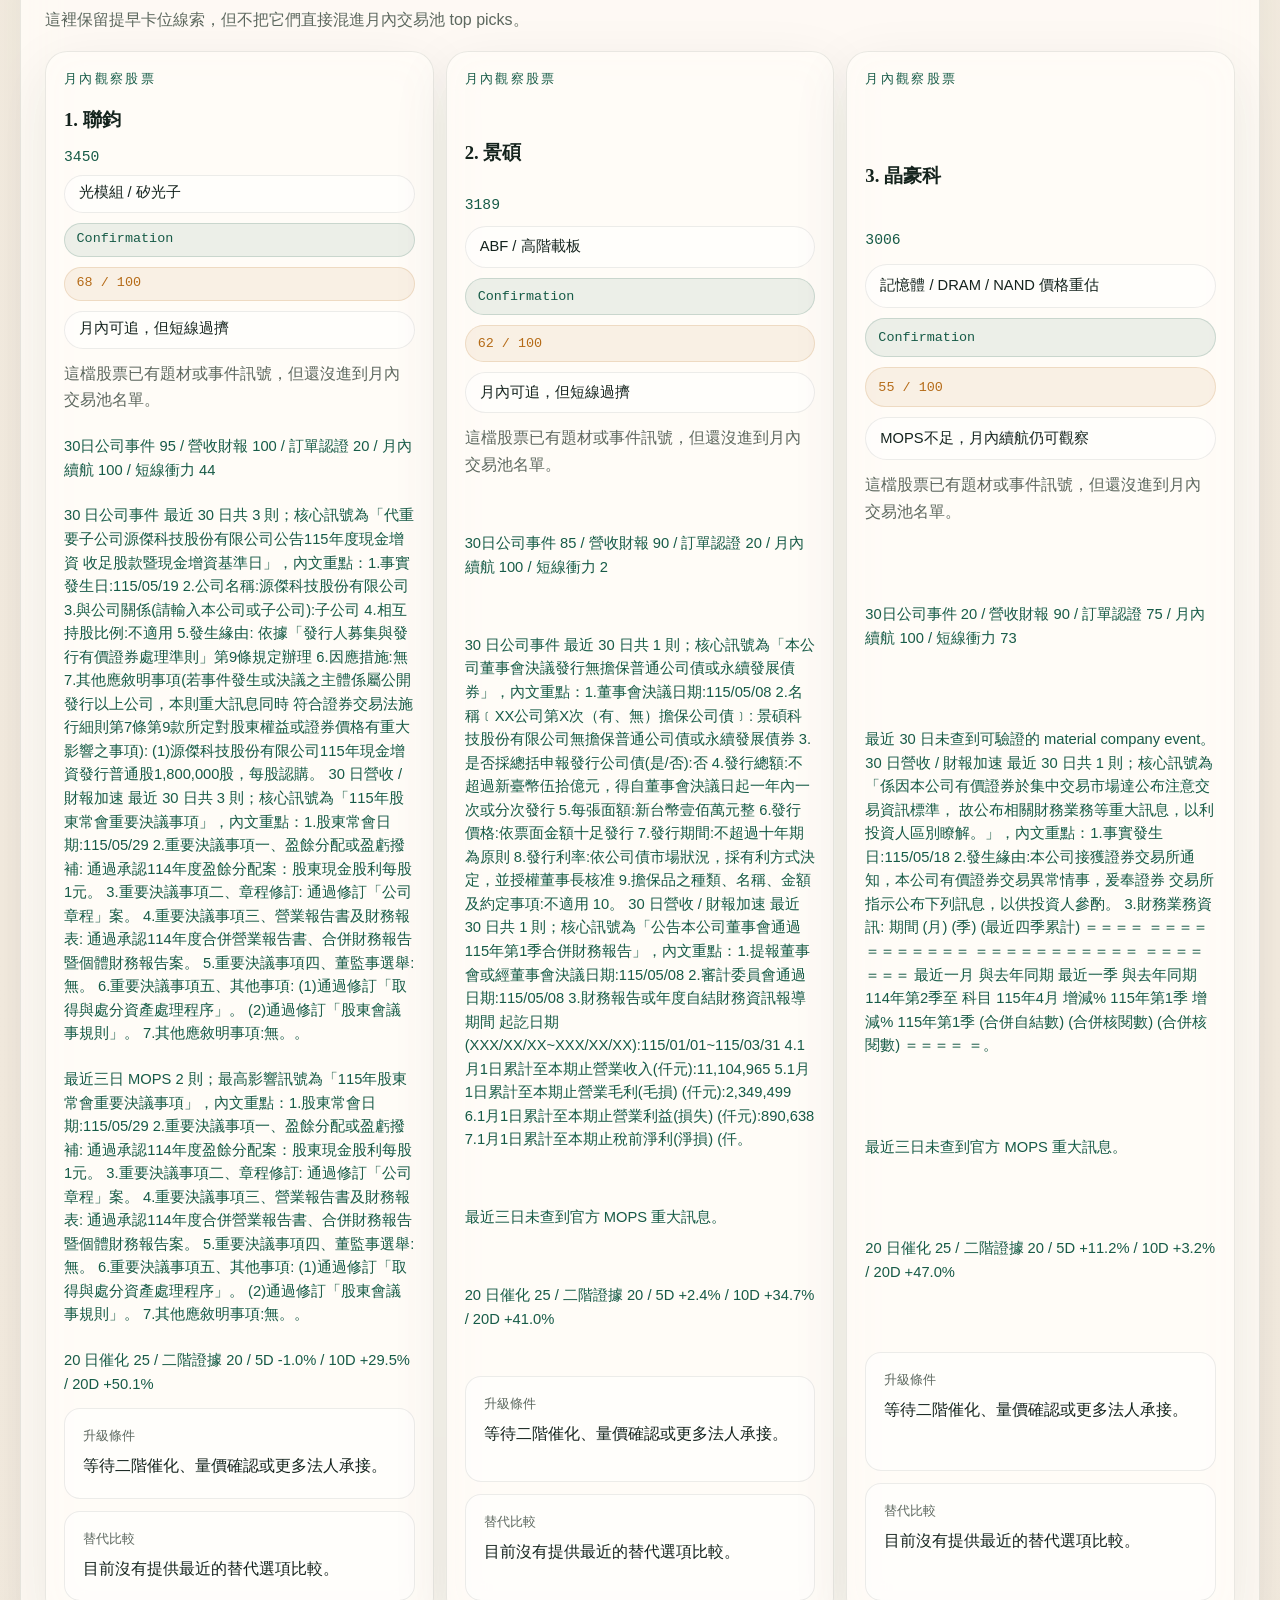
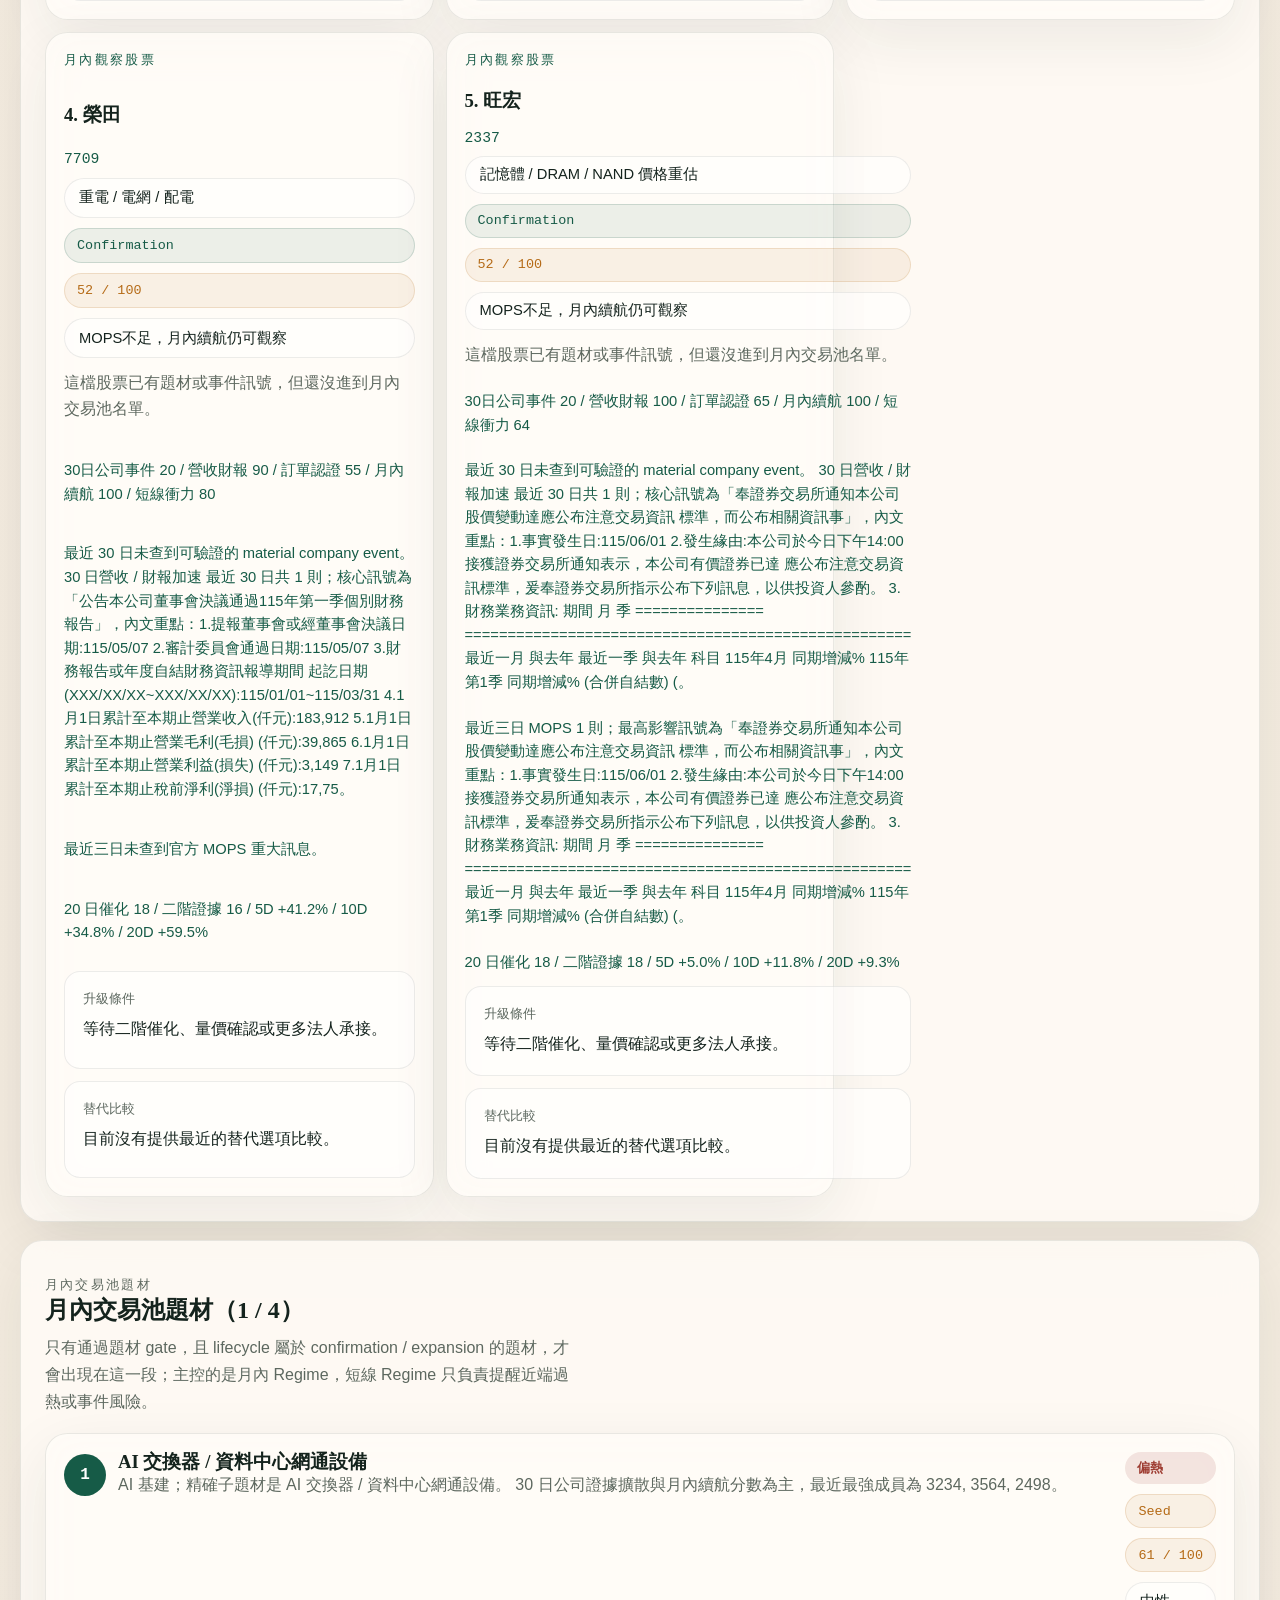
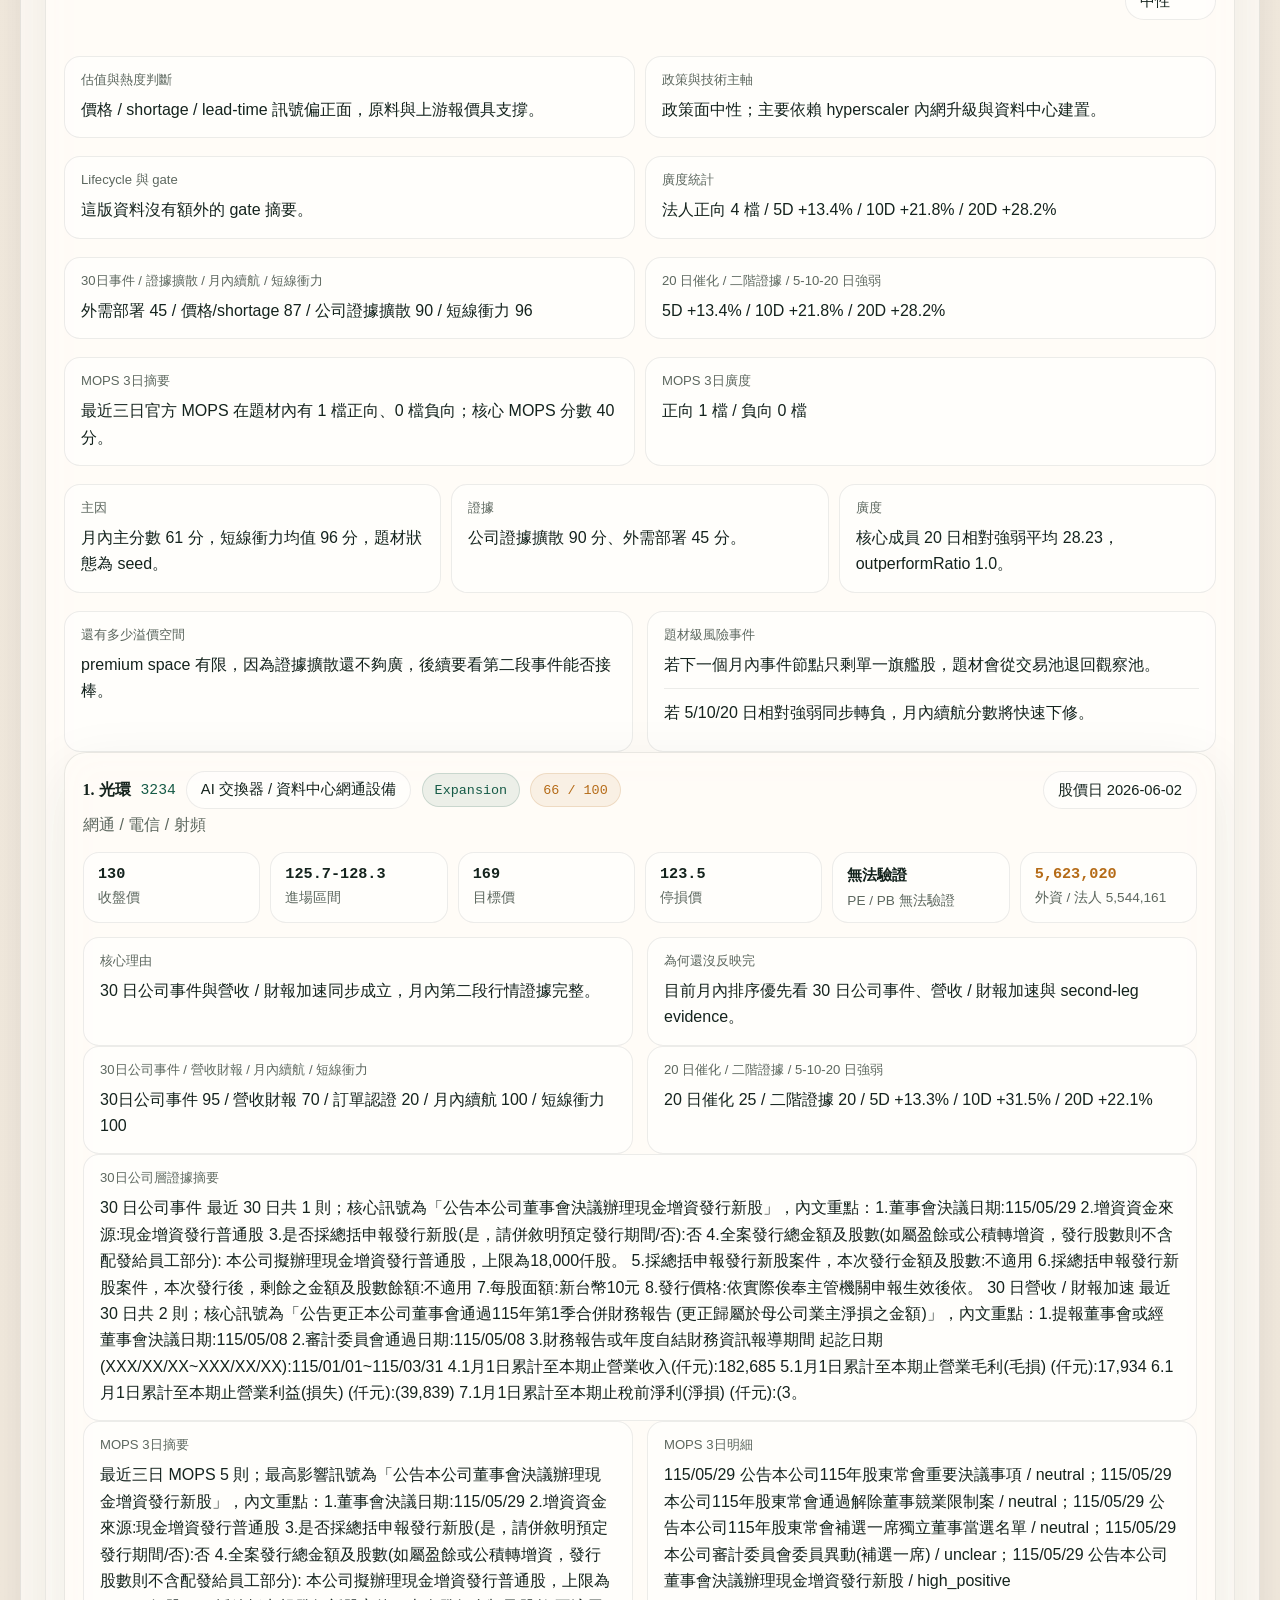
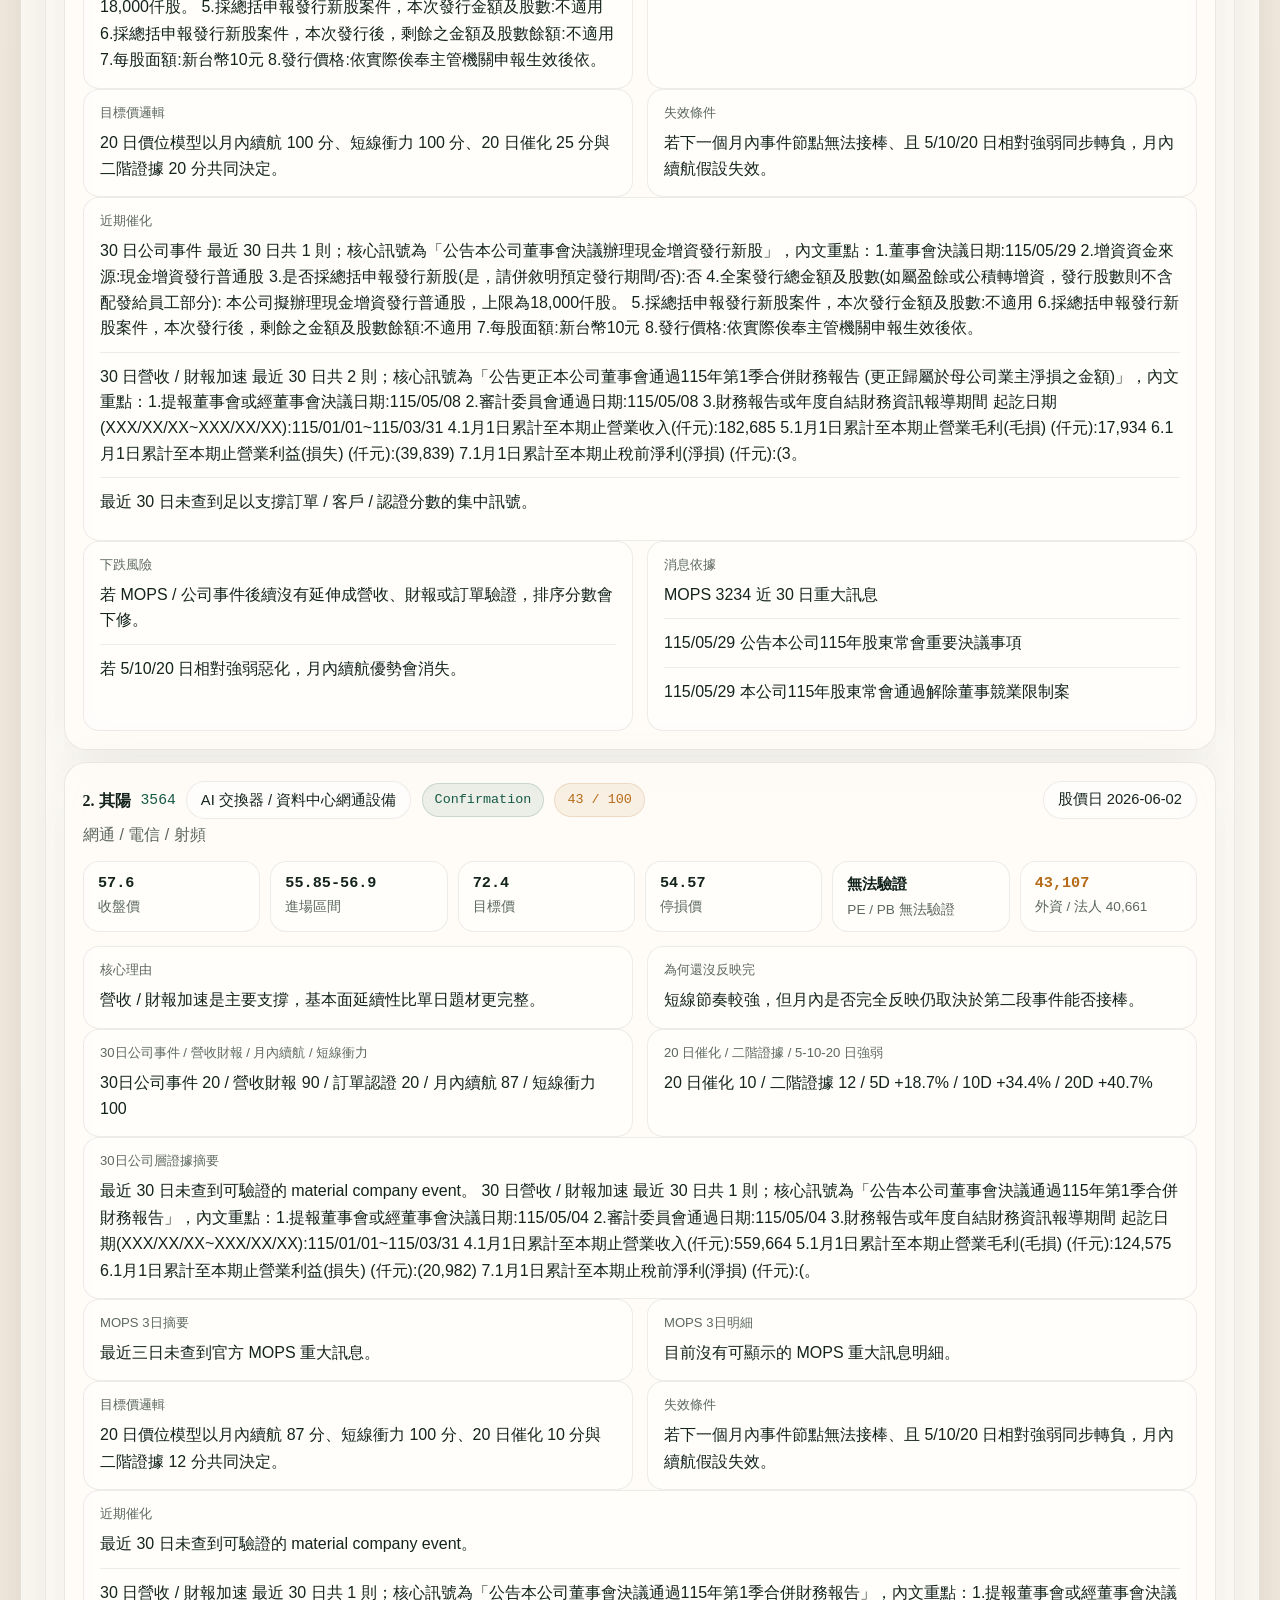
<file: site/index.html>
<!DOCTYPE html>
<html lang="zh-Hant">
  <head>
    <meta charset="UTF-8" />
    <meta name="viewport" content="width=device-width, initial-scale=1.0" />
    <meta http-equiv="Cache-Control" content="no-cache, no-store, must-revalidate" />
    <meta http-equiv="Pragma" content="no-cache" />
    <meta http-equiv="Expires" content="0" />
    <title>台股晨報看板</title>
    <meta
      name="description"
      content="把每天的台股題材晨報整理成手機也好讀的單頁網站。"
    />
    <link rel="stylesheet" href="./styles.css" />
  </head>
  <body>
    <div class="page-backdrop"></div>
    <div class="shell">
      <header class="hero" id="top">
        <div class="hero-copy">
          <p class="eyebrow">Taiwan Equity Morning Brief</p>
          <h1>台股晨報看板</h1>
          <p class="hero-text">
            把每天 08:00 的題材、個股、風險與變動原因，整理成手機上更好滑、更容易比較的版本。
          </p>
        </div>
        <nav class="quick-nav" aria-label="快速導覽">
          <a href="#summary">摘要</a>
          <a id="news-nav-link" class="is-hidden" href="./news.html">新消息</a>
          <a href="#focus">先看</a>
          <a href="#themes">題材</a>
          <a href="#changes">變動</a>
          <a href="#sources">來源</a>
        </nav>
        <div id="reading-mode-control" class="reading-mode-toggle"></div>
      </header>

      <main id="app" class="app">
        <section class="loading-card">
          <p class="loading-kicker">載入中</p>
          <h2>正在整理今天的晨報畫面</h2>
          <p>如果是第一次打開，請稍等資料載入完成。</p>
        </section>
      </main>
    </div>

    <script type="module" src="./app.js?v=20260511-6"></script>
  </body>
</html>
</file>
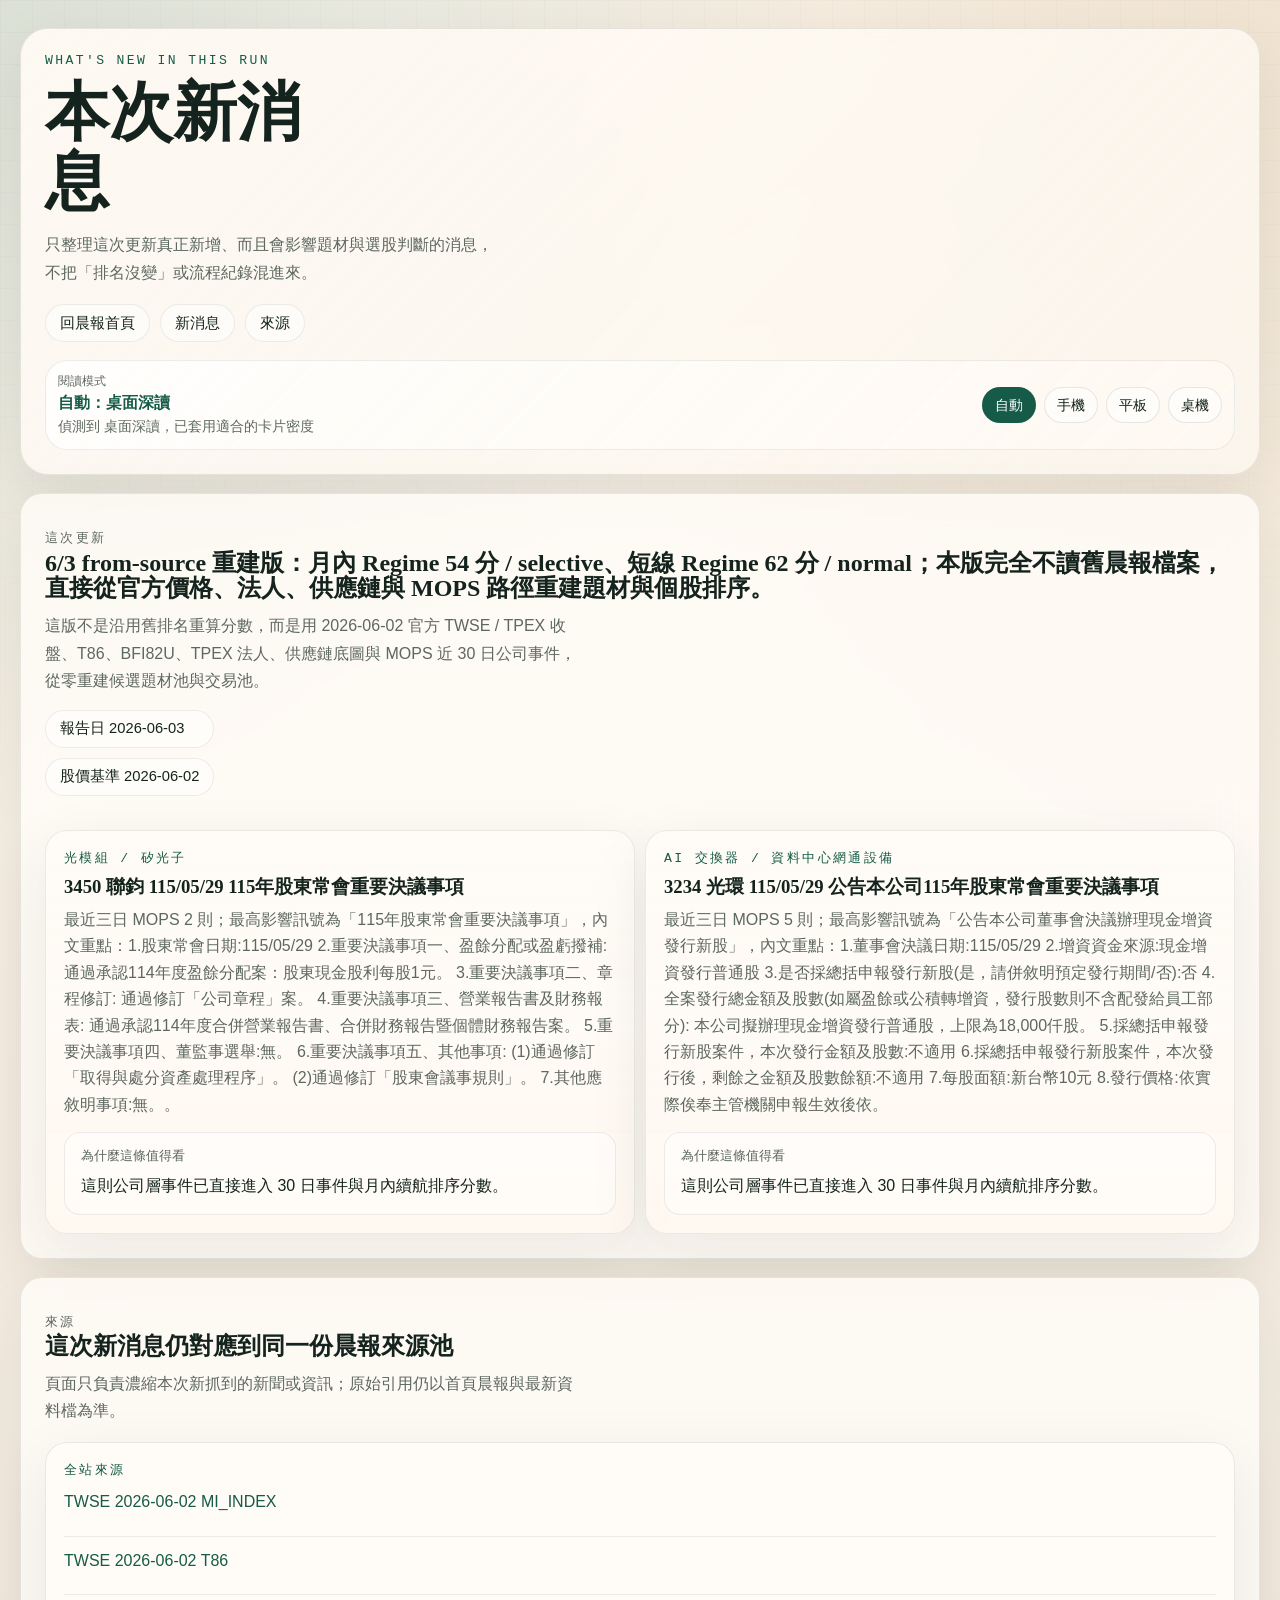
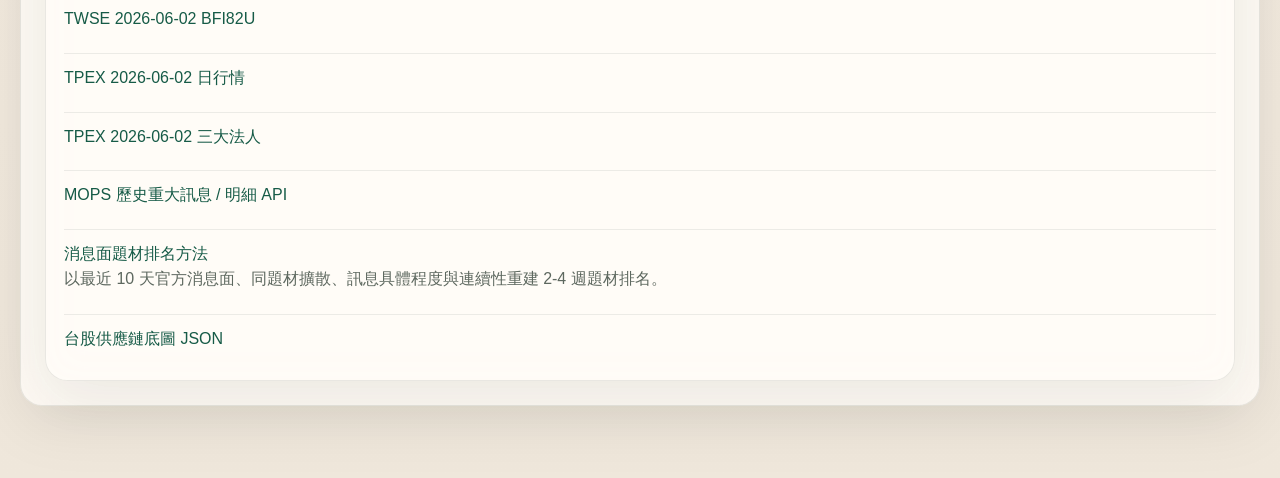
<file: site/news.html>
<!DOCTYPE html>
<html lang="zh-Hant">
  <head>
    <meta charset="UTF-8" />
    <meta name="viewport" content="width=device-width, initial-scale=1.0" />
    <meta http-equiv="Cache-Control" content="no-cache, no-store, must-revalidate" />
    <meta http-equiv="Pragma" content="no-cache" />
    <meta http-equiv="Expires" content="0" />
    <title>本次新消息 | 台股晨報看板</title>
    <meta
      name="description"
      content="把這次更新新抓到、會影響台股題材與選股判斷的消息，另外整理成一頁。"
    />
    <link rel="stylesheet" href="./styles.css" />
  </head>
  <body>
    <div class="page-backdrop"></div>
    <div class="shell">
      <header class="hero" id="top">
        <div class="hero-copy">
          <p class="eyebrow">What's New In This Run</p>
          <h1>本次新消息</h1>
          <p class="hero-text">
            只整理這次更新真正新增、而且會影響題材與選股判斷的消息，不把「排名沒變」或流程紀錄混進來。
          </p>
        </div>
        <nav class="quick-nav" aria-label="快速導覽">
          <a href="./index.html">回晨報首頁</a>
          <a href="#latest">新消息</a>
          <a href="#sources">來源</a>
        </nav>
        <div id="reading-mode-control" class="reading-mode-toggle"></div>
      </header>

      <main id="news-app" class="app">
        <section class="loading-card">
          <p class="loading-kicker">載入中</p>
          <h2>正在整理這次更新的新消息</h2>
          <p>如果是第一次打開，請稍等資料載入完成。</p>
        </section>
      </main>
    </div>

    <script type="module" src="./news.js"></script>
  </body>
</html>
</file>
<file: site/styles.css>
:root {
  --bg: #f6f0e7;
  --bg-soft: rgba(255, 251, 244, 0.78);
  --surface: rgba(255, 252, 247, 0.84);
  --surface-strong: #fffaf3;
  --border: rgba(38, 49, 40, 0.1);
  --ink: #14231d;
  --muted: #5d685f;
  --jade: #165b47;
  --jade-soft: rgba(22, 91, 71, 0.12);
  --amber: #b56b17;
  --amber-soft: rgba(181, 107, 23, 0.12);
  --rose: #9e3d32;
  --rose-soft: rgba(158, 61, 50, 0.12);
  --shadow: 0 18px 60px rgba(21, 32, 27, 0.08);
  --radius-xl: 28px;
  --radius-lg: 22px;
  --radius-md: 16px;
  --radius-sm: 12px;
  --content-width: 1180px;
  --headline-font: "Iowan Old Style", "Palatino Linotype", "Book Antiqua",
    "Times New Roman", serif;
  --body-font: "Avenir Next", "PingFang TC", "Noto Sans TC", "Helvetica Neue",
    sans-serif;
  --mono-font: "SFMono-Regular", "Cascadia Code", Menlo, Monaco, Consolas,
    monospace;
}

* {
  box-sizing: border-box;
}

html {
  scroll-behavior: smooth;
}

body {
  margin: 0;
  min-height: 100vh;
  color: var(--ink);
  background:
    radial-gradient(circle at top left, rgba(22, 91, 71, 0.13), transparent 34%),
    radial-gradient(circle at top right, rgba(181, 107, 23, 0.12), transparent 36%),
    linear-gradient(180deg, #f9f4eb 0%, #f5ede1 48%, #efe7db 100%);
  font-family: var(--body-font);
}

.page-backdrop {
  position: fixed;
  inset: 0;
  pointer-events: none;
  background-image:
    linear-gradient(rgba(20, 35, 29, 0.035) 1px, transparent 1px),
    linear-gradient(90deg, rgba(20, 35, 29, 0.03) 1px, transparent 1px);
  background-size: 32px 32px;
  mask-image: linear-gradient(180deg, rgba(0, 0, 0, 0.6), transparent 92%);
}

.shell {
  position: relative;
  width: min(calc(100% - 28px), var(--content-width));
  margin: 0 auto;
  padding: 28px 0 72px;
}

.hero {
  display: grid;
  gap: 18px;
  padding: 28px;
  border: 1px solid var(--border);
  border-radius: var(--radius-xl);
  background:
    linear-gradient(135deg, rgba(255, 250, 243, 0.92), rgba(252, 247, 239, 0.7)),
    rgba(255, 255, 255, 0.3);
  box-shadow: var(--shadow);
  backdrop-filter: blur(18px);
}

.hero-copy {
  max-width: 760px;
}

.eyebrow,
.loading-kicker,
.section-kicker,
.card-kicker {
  margin: 0 0 10px;
  font-size: 0.82rem;
  letter-spacing: 0.18em;
  text-transform: uppercase;
  color: var(--jade);
  font-family: var(--mono-font);
}

h1,
h2,
h3,
h4 {
  margin: 0;
  font-family: var(--headline-font);
  font-weight: 700;
  line-height: 1.08;
}

h1 {
  font-size: clamp(2.4rem, 5vw, 4.6rem);
  max-width: 9ch;
}

.hero-text {
  margin: 14px 0 0;
  max-width: 50ch;
  font-size: 1.03rem;
  line-height: 1.7;
  color: var(--muted);
}

.quick-nav {
  display: flex;
  gap: 10px;
  flex-wrap: wrap;
}

.quick-nav a,
.chip,
.pill {
  display: inline-flex;
  align-items: center;
  gap: 8px;
  min-height: 38px;
  padding: 0 14px;
  border-radius: 999px;
  border: 1px solid rgba(20, 35, 29, 0.08);
  background: rgba(255, 255, 255, 0.55);
  color: var(--ink);
  text-decoration: none;
  font-size: 0.92rem;
}

.reading-mode-toggle {
  display: flex;
  align-items: center;
  justify-content: space-between;
  gap: 14px;
  padding: 12px;
  border: 1px solid rgba(20, 35, 29, 0.08);
  border-radius: var(--radius-lg);
  background:
    linear-gradient(135deg, rgba(255, 255, 255, 0.68), rgba(255, 248, 239, 0.5)),
    rgba(255, 255, 255, 0.36);
}

.reading-mode-toggle:empty {
  display: none;
}

.reading-mode-copy {
  display: grid;
  gap: 3px;
  min-width: 0;
}

.reading-mode-label {
  color: var(--muted);
  font-size: 0.78rem;
}

.reading-mode-copy strong {
  font-family: var(--mono-font);
  color: var(--jade);
  font-size: 0.98rem;
}

.reading-mode-copy span:last-child {
  color: var(--muted);
  font-size: 0.86rem;
  line-height: 1.45;
}

.reading-mode-buttons {
  display: flex;
  flex-wrap: wrap;
  gap: 8px;
  justify-content: flex-end;
}

.reading-mode-buttons button {
  min-height: 36px;
  padding: 0 12px;
  border: 1px solid rgba(20, 35, 29, 0.1);
  border-radius: 999px;
  background: rgba(255, 255, 255, 0.54);
  color: var(--ink);
  font: inherit;
  font-size: 0.9rem;
  cursor: pointer;
}

.reading-mode-buttons button:hover,
.reading-mode-buttons button.is-active {
  border-color: rgba(22, 91, 71, 0.32);
  background: var(--jade);
  color: #fff;
}

.is-hidden {
  display: none !important;
}

.app {
  display: grid;
  gap: 18px;
  margin-top: 18px;
}

.panel,
.loading-card,
.theme-card,
.stock-card,
.focus-card,
.observation-card,
.source-card,
.change-card {
  border: 1px solid var(--border);
  border-radius: var(--radius-lg);
  background: var(--surface);
  box-shadow: var(--shadow);
  backdrop-filter: blur(18px);
}

.loading-card,
.panel {
  padding: 24px;
}

.panel-grid {
  display: grid;
  gap: 16px;
}

.overview {
  display: grid;
  gap: 16px;
  grid-template-columns: 1.3fr 1fr;
}

.market-strip,
.macro-grid,
.focus-grid,
.observation-grid,
.discovery-grid,
.theme-meta,
.stock-metrics,
.source-list,
.change-list,
.badge-row {
  display: grid;
  gap: 10px;
}

.market-strip {
  grid-template-columns: repeat(4, minmax(0, 1fr));
}

.metric-card {
  padding: 16px;
  border-radius: var(--radius-md);
  background: rgba(255, 255, 255, 0.56);
  border: 1px solid rgba(20, 35, 29, 0.08);
}

.metric-label {
  margin: 0;
  font-size: 0.82rem;
  color: var(--muted);
}

.metric-value {
  margin: 10px 0 6px;
  font-size: clamp(1.25rem, 2vw, 1.7rem);
  font-weight: 700;
  font-family: var(--mono-font);
}

.metric-note,
.body-copy,
.stock-note,
.meta-note,
.theme-summary,
.source-note {
  margin: 0;
  line-height: 1.65;
  color: var(--muted);
}

.regime-summary {
  margin: 10px 0 0;
  line-height: 1.65;
  color: var(--ink);
}

.summary-points,
.checklist,
.risk-list,
.source-list,
.change-list,
.inline-list {
  margin: 0;
  padding: 0;
  list-style: none;
}

.summary-points li,
.checklist li,
.risk-list li,
.source-list li,
.change-list li,
.inline-list li {
  padding: 11px 0;
  border-top: 1px solid rgba(20, 35, 29, 0.08);
  line-height: 1.6;
}

.summary-points li:first-child,
.checklist li:first-child,
.risk-list li:first-child,
.source-list li:first-child,
.change-list li:first-child,
.inline-list li:first-child {
  border-top: 0;
  padding-top: 0;
}

.theme-accordion {
  display: grid;
  gap: 16px;
}

.theme-card {
  overflow: clip;
}

.theme-card details {
  display: block;
}

.theme-card summary {
  display: grid;
  gap: 14px;
  padding: 22px;
  cursor: pointer;
  list-style: none;
}

.theme-card summary::-webkit-details-marker {
  display: none;
}

.theme-head {
  display: flex;
  align-items: flex-start;
  justify-content: space-between;
  gap: 12px;
}

.theme-title {
  display: flex;
  align-items: center;
  gap: 12px;
  flex-wrap: wrap;
}

.rank-badge {
  display: inline-flex;
  align-items: center;
  justify-content: center;
  width: 42px;
  height: 42px;
  border-radius: 50%;
  background: var(--jade);
  color: white;
  font-family: var(--mono-font);
  font-weight: 700;
}

.heat-badge {
  padding: 7px 12px;
  border-radius: 999px;
  font-size: 0.84rem;
  font-weight: 700;
}

.heat-hot {
  color: var(--rose);
  background: var(--rose-soft);
}

.heat-warm {
  color: var(--amber);
  background: var(--amber-soft);
}

.heat-cool {
  color: var(--jade);
  background: var(--jade-soft);
}

.theme-body {
  padding: 0 22px 22px;
}

.theme-meta {
  grid-template-columns: repeat(2, minmax(0, 1fr));
  margin-bottom: 18px;
}

.info-block {
  padding: 14px 16px;
  border-radius: var(--radius-md);
  background: rgba(255, 255, 255, 0.52);
  border: 1px solid rgba(20, 35, 29, 0.08);
}

.info-label {
  margin: 0 0 8px;
  color: var(--muted);
  font-size: 0.82rem;
}

.info-text {
  margin: 0;
  line-height: 1.65;
}

.stock-grid,
.focus-grid,
.observation-grid {
  display: grid;
  gap: 12px;
}

.stock-card,
.focus-card,
.observation-card,
.source-card,
.change-card {
  padding: 18px;
}

.stock-header {
  display: flex;
  align-items: flex-start;
  justify-content: space-between;
  gap: 12px;
}

.stock-title-wrap {
  display: grid;
  gap: 4px;
}

.stock-title {
  display: flex;
  align-items: center;
  gap: 10px;
  flex-wrap: wrap;
}

.ticker {
  font-family: var(--mono-font);
  color: var(--jade);
  font-size: 0.92rem;
}

.stock-role {
  margin: 0;
  color: var(--muted);
  line-height: 1.55;
}

.stock-metrics {
  margin: 14px 0;
  grid-template-columns: repeat(3, minmax(0, 1fr));
}

.metric-pill {
  padding: 12px 14px;
  border-radius: var(--radius-md);
  background: rgba(255, 255, 255, 0.56);
  border: 1px solid rgba(20, 35, 29, 0.08);
}

.metric-pill strong {
  display: block;
  margin-bottom: 6px;
  font-family: var(--mono-font);
  font-size: 0.95rem;
}

.metric-pill span {
  display: block;
  color: var(--muted);
  font-size: 0.85rem;
}

.tone-up {
  color: var(--jade);
}

.tone-down {
  color: var(--rose);
}

.tone-flat {
  color: var(--amber);
}

.split-copy {
  display: grid;
  gap: 14px;
  grid-template-columns: repeat(2, minmax(0, 1fr));
}

.section-header {
  display: flex;
  align-items: flex-end;
  justify-content: space-between;
  gap: 16px;
  margin-bottom: 18px;
}

.section-header p {
  margin: 10px 0 0;
  color: var(--muted);
  max-width: 60ch;
  line-height: 1.7;
}

.focus-grid {
  grid-template-columns: repeat(2, minmax(0, 1fr));
}

.regime-card {
  background:
    linear-gradient(180deg, rgba(255, 252, 247, 0.96), rgba(255, 248, 240, 0.86)),
    rgba(255, 255, 255, 0.4);
}

.regime-banner {
  border-color: rgba(181, 107, 23, 0.2);
  background:
    linear-gradient(180deg, rgba(255, 252, 247, 0.98), rgba(255, 245, 235, 0.9)),
    rgba(255, 255, 255, 0.44);
}

.focus-card {
  position: relative;
  overflow: hidden;
}

.focus-card::after {
  content: "";
  position: absolute;
  inset: auto -20% -30% auto;
  width: 120px;
  height: 120px;
  border-radius: 50%;
  background: radial-gradient(circle, rgba(22, 91, 71, 0.15), transparent 72%);
}

.focus-title {
  display: flex;
  align-items: center;
  gap: 10px;
  flex-wrap: wrap;
}

.focus-note {
  margin: 12px 0 0;
  line-height: 1.65;
  color: var(--muted);
}

.focus-subnote {
  margin: 10px 0 0;
  line-height: 1.6;
  color: var(--jade);
  font-size: 0.92rem;
}

.compact-row {
  margin-top: 8px;
}

.state-badge,
.score-badge,
.gate-badge {
  display: inline-flex;
  align-items: center;
  min-height: 34px;
  padding: 0 12px;
  border-radius: 999px;
  border: 1px solid rgba(20, 35, 29, 0.08);
  background: rgba(255, 255, 255, 0.62);
  font-size: 0.84rem;
}

.state-badge {
  font-family: var(--mono-font);
}

.score-badge {
  color: var(--amber);
  background: rgba(181, 107, 23, 0.08);
  border-color: rgba(181, 107, 23, 0.16);
  font-family: var(--mono-font);
}

.gate-badge {
  color: var(--jade);
  background: rgba(22, 91, 71, 0.08);
  border-color: rgba(22, 91, 71, 0.16);
}

.state-seed {
  color: var(--amber);
  background: rgba(181, 107, 23, 0.08);
  border-color: rgba(181, 107, 23, 0.16);
}

.state-confirmation,
.state-expansion {
  color: var(--jade);
  background: rgba(22, 91, 71, 0.08);
  border-color: rgba(22, 91, 71, 0.16);
}

.state-late {
  color: #6c5a2d;
  background: rgba(108, 90, 45, 0.08);
  border-color: rgba(108, 90, 45, 0.16);
}

.state-breakdown {
  color: var(--rose);
  background: rgba(158, 61, 50, 0.08);
  border-color: rgba(158, 61, 50, 0.16);
}

.page-actions {
  display: flex;
  align-items: center;
}

.button-link {
  display: inline-flex;
  align-items: center;
  justify-content: center;
  min-height: 42px;
  padding: 0 16px;
  border-radius: 999px;
  background: var(--jade);
  color: #fff;
  text-decoration: none;
  font-size: 0.92rem;
  font-weight: 600;
}

.button-link:hover {
  background: #124b3b;
}

.discovery-grid {
  grid-template-columns: repeat(3, minmax(0, 1fr));
}

.observation-grid {
  grid-template-columns: repeat(2, minmax(0, 1fr));
}

.observation-card {
  display: grid;
  gap: 12px;
}

.observation-head {
  display: grid;
  gap: 10px;
}

.observation-meta {
  display: grid;
  gap: 12px;
  grid-template-columns: repeat(2, minmax(0, 1fr));
}

.observation-empty {
  background:
    linear-gradient(180deg, rgba(255, 252, 247, 0.96), rgba(255, 248, 240, 0.86)),
    rgba(255, 255, 255, 0.4);
}

.discovery-card {
  padding: 18px;
  border-radius: var(--radius-lg);
  border: 1px solid rgba(20, 35, 29, 0.08);
  background: rgba(255, 255, 255, 0.58);
  box-shadow: var(--shadow);
}

.discovery-card-strong {
  background:
    linear-gradient(180deg, rgba(255, 252, 247, 0.96), rgba(255, 248, 240, 0.86)),
    rgba(255, 255, 255, 0.4);
}

.discovery-card h3 {
  margin-bottom: 10px;
}

.discovery-why {
  margin: 14px 0 0;
  line-height: 1.7;
  color: var(--jade);
}

.discovery-impact {
  margin-top: 14px;
}

.compact-card {
  padding: 18px;
}

.stock-alt {
  margin-top: 14px;
}

.changes-layout,
.sources-layout {
  display: grid;
  gap: 14px;
  grid-template-columns: 1.1fr 1fr;
}

.source-card a {
  color: var(--jade);
  text-decoration: none;
}

.source-card a:hover {
  text-decoration: underline;
}

.footer-note {
  margin-top: 18px;
  color: var(--muted);
  font-size: 0.9rem;
  line-height: 1.7;
}

.animate-rise {
  animation: rise 540ms ease both;
}

.delay-1 {
  animation-delay: 80ms;
}

.delay-2 {
  animation-delay: 160ms;
}

.delay-3 {
  animation-delay: 240ms;
}

@keyframes rise {
  from {
    opacity: 0;
    transform: translateY(14px);
  }
  to {
    opacity: 1;
    transform: translateY(0);
  }
}

@media (max-width: 980px) {
  .overview,
  .changes-layout,
  .sources-layout,
  .split-copy,
  .focus-grid,
  .observation-grid,
  .observation-meta,
  .discovery-grid {
    grid-template-columns: 1fr;
  }

  .market-strip {
    grid-template-columns: repeat(2, minmax(0, 1fr));
  }

  .theme-meta,
  .stock-metrics {
    grid-template-columns: 1fr;
  }
}

@media (max-width: 720px) {
  .shell {
    width: min(calc(100% - 18px), var(--content-width));
    padding-top: 14px;
    padding-bottom: 48px;
  }

  .hero,
  .loading-card,
  .panel {
    padding: 18px;
  }

  .theme-card summary,
  .theme-body,
  .stock-card,
  .focus-card,
  .observation-card,
  .source-card,
  .change-card {
    padding: 16px;
  }

  h1 {
    max-width: 100%;
    font-size: clamp(2.2rem, 11vw, 3.4rem);
  }

  .section-header {
    align-items: flex-start;
    flex-direction: column;
  }

  .page-actions {
    width: 100%;
  }

  .button-link {
    width: 100%;
  }

  .market-strip {
    grid-template-columns: 1fr;
  }

  .quick-nav {
    overflow-x: auto;
    padding-bottom: 4px;
  }

  .quick-nav::-webkit-scrollbar {
    display: none;
  }

  .stock-header,
  .theme-head {
    flex-direction: column;
  }
}

/* Reading modes live after responsive breakpoints so manual choices win. */
html[data-reading-mode="phone"] {
  --content-width: 720px;
  --radius-xl: 24px;
  --radius-lg: 18px;
  --radius-md: 14px;
}

html[data-reading-mode="phone"] .shell {
  width: min(calc(100% - 16px), var(--content-width));
  padding-top: 12px;
}

html[data-reading-mode="phone"] .hero,
html[data-reading-mode="phone"] .loading-card,
html[data-reading-mode="phone"] .panel {
  padding: 16px;
}

html[data-reading-mode="phone"] h1 {
  max-width: 100%;
  font-size: clamp(2.05rem, 11vw, 3.2rem);
}

html[data-reading-mode="phone"] .hero-text,
html[data-reading-mode="phone"] .section-header p,
html[data-reading-mode="phone"] .body-copy,
html[data-reading-mode="phone"] .stock-note,
html[data-reading-mode="phone"] .theme-summary,
html[data-reading-mode="phone"] .info-text {
  line-height: 1.78;
}

html[data-reading-mode="phone"] .quick-nav {
  flex-wrap: nowrap;
  overflow-x: auto;
  padding-bottom: 4px;
  scroll-snap-type: x proximity;
}

html[data-reading-mode="phone"] .quick-nav a {
  flex: 0 0 auto;
  scroll-snap-align: start;
}

html[data-reading-mode="phone"] .quick-nav::-webkit-scrollbar {
  display: none;
}

html[data-reading-mode="phone"] .reading-mode-toggle {
  flex-direction: column;
  align-items: stretch;
}

html[data-reading-mode="phone"] .reading-mode-buttons {
  display: grid;
  grid-template-columns: repeat(4, minmax(0, 1fr));
}

html[data-reading-mode="phone"] .reading-mode-buttons button {
  padding: 0 8px;
}

html[data-reading-mode="phone"] .overview,
html[data-reading-mode="phone"] .changes-layout,
html[data-reading-mode="phone"] .sources-layout,
html[data-reading-mode="phone"] .split-copy,
html[data-reading-mode="phone"] .focus-grid,
html[data-reading-mode="phone"] .observation-grid,
html[data-reading-mode="phone"] .observation-meta,
html[data-reading-mode="phone"] .discovery-grid,
html[data-reading-mode="phone"] .market-strip,
html[data-reading-mode="phone"] .macro-grid,
html[data-reading-mode="phone"] .theme-meta,
html[data-reading-mode="phone"] .stock-metrics {
  grid-template-columns: 1fr;
}

html[data-reading-mode="phone"] .section-header,
html[data-reading-mode="phone"] .stock-header,
html[data-reading-mode="phone"] .theme-head {
  align-items: flex-start;
  flex-direction: column;
}

html[data-reading-mode="phone"] .theme-card summary,
html[data-reading-mode="phone"] .theme-body,
html[data-reading-mode="phone"] .stock-card,
html[data-reading-mode="phone"] .focus-card,
html[data-reading-mode="phone"] .observation-card,
html[data-reading-mode="phone"] .source-card,
html[data-reading-mode="phone"] .change-card {
  padding: 15px;
}

html[data-reading-mode="tablet"] {
  --content-width: 980px;
}

html[data-reading-mode="tablet"] .overview,
html[data-reading-mode="tablet"] .changes-layout,
html[data-reading-mode="tablet"] .sources-layout,
html[data-reading-mode="tablet"] .split-copy,
html[data-reading-mode="tablet"] .focus-grid,
html[data-reading-mode="tablet"] .observation-grid,
html[data-reading-mode="tablet"] .observation-meta {
  grid-template-columns: 1fr;
}

html[data-reading-mode="tablet"] .market-strip,
html[data-reading-mode="tablet"] .macro-grid,
html[data-reading-mode="tablet"] .theme-meta,
html[data-reading-mode="tablet"] .stock-metrics,
html[data-reading-mode="tablet"] .discovery-grid {
  grid-template-columns: repeat(2, minmax(0, 1fr));
}

html[data-reading-mode="tablet"] .stock-header,
html[data-reading-mode="tablet"] .theme-head {
  align-items: flex-start;
  flex-direction: column;
}

html[data-reading-mode="desktop"] {
  --content-width: 1240px;
}

html[data-reading-mode="desktop"] .shell {
  width: min(calc(100% - 24px), var(--content-width));
}

html[data-reading-mode="desktop"] .hero,
html[data-reading-mode="desktop"] .loading-card,
html[data-reading-mode="desktop"] .panel {
  padding: 24px;
}

html[data-reading-mode="desktop"] .reading-mode-toggle,
html[data-reading-mode="desktop"] .section-header,
html[data-reading-mode="desktop"] .stock-header,
html[data-reading-mode="desktop"] .theme-head {
  align-items: flex-start;
  flex-direction: row;
  flex-wrap: wrap;
}

html[data-reading-mode="desktop"] .reading-mode-toggle {
  align-items: center;
}

html[data-reading-mode="desktop"] .reading-mode-buttons {
  display: flex;
  grid-template-columns: none;
}

html[data-reading-mode="desktop"] .overview,
html[data-reading-mode="desktop"] .changes-layout,
html[data-reading-mode="desktop"] .sources-layout,
html[data-reading-mode="desktop"] .focus-grid,
html[data-reading-mode="desktop"] .observation-grid,
html[data-reading-mode="desktop"] .discovery-grid {
  grid-template-columns: repeat(auto-fit, minmax(min(320px, 100%), 1fr));
}

html[data-reading-mode="desktop"] .split-copy,
html[data-reading-mode="desktop"] .theme-meta,
html[data-reading-mode="desktop"] .observation-meta {
  grid-template-columns: repeat(auto-fit, minmax(min(260px, 100%), 1fr));
}

html[data-reading-mode="desktop"] .market-strip,
html[data-reading-mode="desktop"] .macro-grid {
  grid-template-columns: repeat(auto-fit, minmax(min(180px, 100%), 1fr));
}

html[data-reading-mode="desktop"] .stock-metrics {
  grid-template-columns: repeat(auto-fit, minmax(min(112px, 100%), 1fr));
}

html[data-reading-mode="desktop"] .theme-card summary,
html[data-reading-mode="desktop"] .theme-body,
html[data-reading-mode="desktop"] .stock-card,
html[data-reading-mode="desktop"] .focus-card,
html[data-reading-mode="desktop"] .observation-card,
html[data-reading-mode="desktop"] .source-card,
html[data-reading-mode="desktop"] .change-card {
  padding: 18px;
}

html[data-reading-preference="desktop"] .app {
  gap: 14px;
}

html[data-reading-preference="desktop"] .hero,
html[data-reading-preference="desktop"] .loading-card,
html[data-reading-preference="desktop"] .panel {
  padding: 22px;
}

html[data-reading-preference="desktop"] .theme-card summary,
html[data-reading-preference="desktop"] .theme-body,
html[data-reading-preference="desktop"] .stock-card,
html[data-reading-preference="desktop"] .focus-card,
html[data-reading-preference="desktop"] .observation-card,
html[data-reading-preference="desktop"] .source-card,
html[data-reading-preference="desktop"] .change-card {
  padding: 16px;
}

html[data-reading-preference="desktop"] .info-block,
html[data-reading-preference="desktop"] .metric-card,
html[data-reading-preference="desktop"] .metric-pill {
  padding: 12px;
}

html[data-reading-preference="desktop"] .hero-text,
html[data-reading-preference="desktop"] .section-header p,
html[data-reading-preference="desktop"] .body-copy,
html[data-reading-preference="desktop"] .stock-note,
html[data-reading-preference="desktop"] .theme-summary,
html[data-reading-preference="desktop"] .info-text,
html[data-reading-preference="desktop"] .focus-note {
  line-height: 1.55;
}

html[data-reading-preference="desktop"] .stock-metrics {
  grid-template-columns: repeat(auto-fit, minmax(min(96px, 100%), 1fr));
}

@media (prefers-reduced-motion: reduce) {
  html {
    scroll-behavior: auto;
  }

  .animate-rise,
  .delay-1,
  .delay-2,
  .delay-3 {
    animation: none;
  }
}
</file>
